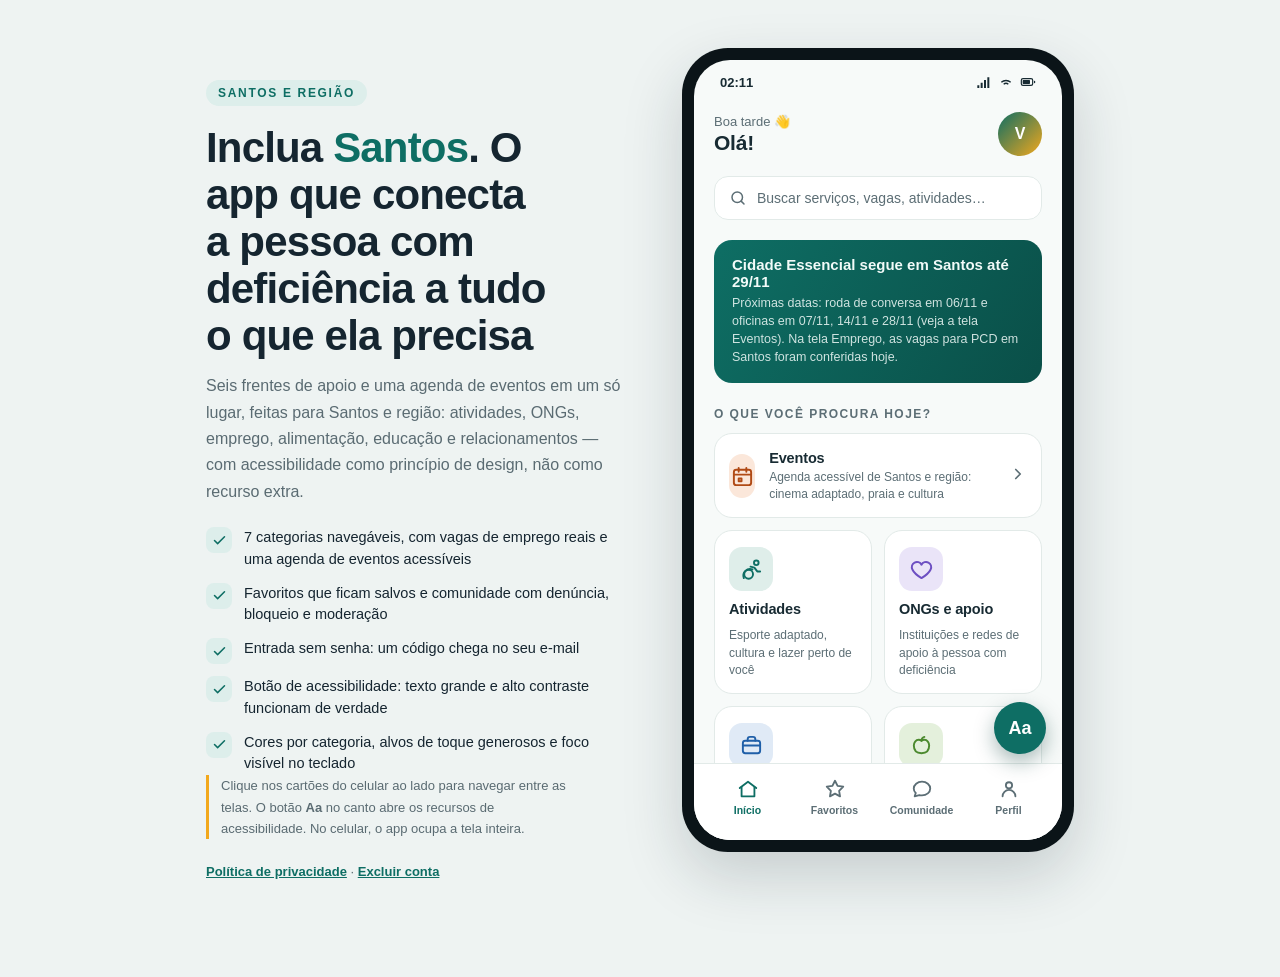
<file: web/index.html>
<!doctype html>
<html lang="pt-BR">
<head>
<meta charset="utf-8">
<meta name="viewport" content="width=device-width, initial-scale=1, viewport-fit=cover">
<meta http-equiv="Content-Security-Policy" content="default-src 'self'; script-src 'self'; style-src 'self' 'unsafe-inline'; img-src 'self' data:; font-src 'self'; connect-src 'self' https://wfjssbmezfjyvngfvfmu.supabase.co wss://wfjssbmezfjyvngfvfmu.supabase.co; object-src 'none'; frame-src 'none'; base-uri 'self'; form-action 'self'">
<title>Inclua Santos</title>
<meta name="description" content="App gratuito que reúne atividades, eventos, ONGs, vagas de emprego, alimentação, cursos e conexões para pessoas com deficiência em Santos e região.">
<meta name="theme-color" content="#0E6E64">
<link rel="manifest" href="manifest.webmanifest">
<link rel="icon" href="icons/icon.svg" type="image/svg+xml">
<link rel="icon" href="icons/favicon-32.png" sizes="32x32" type="image/png">
<link rel="apple-touch-icon" href="icons/apple-touch-icon.png">
<link rel="stylesheet" href="css/app.css">
<script src="js/inicio.js"></script>
</head>
<body>
<div class="stage">
  <div class="intro">
    <span class="eyebrow">Santos e região</span>
    <h1>Inclua <em>Santos</em>. O app que conecta a pessoa com deficiência a tudo o que ela precisa</h1>
    <p>Seis frentes de apoio e uma agenda de eventos em um só lugar, feitas para Santos e região: atividades, ONGs, emprego, alimentação, educação e relacionamentos — com acessibilidade como princípio de design, não como recurso extra.</p>
    <ul class="feature-list">
      <li><span class="dot"><svg viewBox="0 0 24 24" fill="none" stroke="currentColor" stroke-width="2.4" stroke-linecap="round" stroke-linejoin="round"><path d="M20 6 9 17l-5-5"/></svg></span>7 categorias navegáveis, com vagas de emprego reais e uma agenda de eventos acessíveis</li>
      <li><span class="dot"><svg viewBox="0 0 24 24" fill="none" stroke="currentColor" stroke-width="2.4" stroke-linecap="round" stroke-linejoin="round"><path d="M20 6 9 17l-5-5"/></svg></span>Favoritos que ficam salvos e comunidade com denúncia, bloqueio e moderação</li>
      <li><span class="dot"><svg viewBox="0 0 24 24" fill="none" stroke="currentColor" stroke-width="2.4" stroke-linecap="round" stroke-linejoin="round"><path d="M20 6 9 17l-5-5"/></svg></span>Entrada sem senha: um código chega no seu e-mail</li>
      <li><span class="dot"><svg viewBox="0 0 24 24" fill="none" stroke="currentColor" stroke-width="2.4" stroke-linecap="round" stroke-linejoin="round"><path d="M20 6 9 17l-5-5"/></svg></span>Botão de acessibilidade: texto grande e alto contraste funcionam de verdade</li>
      <li><span class="dot"><svg viewBox="0 0 24 24" fill="none" stroke="currentColor" stroke-width="2.4" stroke-linecap="round" stroke-linejoin="round"><path d="M20 6 9 17l-5-5"/></svg></span>Cores por categoria, alvos de toque generosos e foco visível no teclado</li>
    </ul>
    <p class="hint">Clique nos cartões do celular ao lado para navegar entre as telas. O botão <strong>Aa</strong> no canto abre os recursos de acessibilidade. No celular, o app ocupa a tela inteira.</p>
    <p class="links-legais"><a href="privacidade.html">Política de privacidade</a> · <a href="excluir-conta.html">Excluir conta</a></p>
  </div>

  <div class="phone">
    <div class="screen-wrap" id="app">
      <div class="statusbar">
        <span id="hora-status">9:41</span>
        <span class="icons">
          <svg viewBox="0 0 24 24" fill="currentColor"><path d="M2 17h3v4H2zM7 13h3v8H7zM12 9h3v12h-3zM17 5h3v16h-3z"/></svg>
          <svg viewBox="0 0 24 24" fill="none" stroke="currentColor" stroke-width="2"><path d="M5 12.5C8.9 8.8 15.1 8.8 19 12.5M8.5 15.5c2-1.9 5-1.9 7 0M12 18.5h.01"/></svg>
          <svg viewBox="0 0 24 24" fill="currentColor"><rect x="2" y="7" width="17" height="10" rx="2.5" fill="none" stroke="currentColor" stroke-width="1.8"/><rect x="4" y="9" width="11" height="6" rx="1"/><path d="M21 10v4a2 2 0 0 0 0-4z"/></svg>
        </span>
      </div>

      <div class="screens">

        <!-- HOME -->
        <section class="screen active" id="scr-home" aria-label="Tela inicial">
          <div class="home-head">
            <div>
              <p class="hello">Boa tarde 👋</p>
              <p class="name" id="home-name">Olá!</p>
            </div>
            <button class="avatar" id="home-initial" aria-label="Abrir meu perfil" data-go="scr-perfil">V</button>
          </div>

          <div class="search" role="search">
            <svg viewBox="0 0 24 24" fill="none" stroke="currentColor" stroke-width="2" stroke-linecap="round"><circle cx="11" cy="11" r="7"/><path d="m20 20-3.5-3.5"/></svg>
            Buscar serviços, vagas, atividades…
          </div>

          <div class="banner">
            <strong>Cidade Essencial segue em Santos até 29/11</strong>
            <span>Próximas datas: roda de conversa em 06/11 e oficinas em 07/11, 14/11 e 28/11 (veja a tela Eventos). Na tela Emprego, as vagas para PCD em Santos foram conferidas hoje.</span>
          </div>

          <p class="section-label">O que você procura hoje?</p>
          <div class="grid">
            <button class="cat wide" data-go="scr-eve">
              <span class="ic" style="background:var(--c-eve-bg); color:var(--c-eve)">
                <svg viewBox="0 0 24 24" fill="none" stroke="currentColor" stroke-width="2" stroke-linecap="round" stroke-linejoin="round"><rect x="3" y="5" width="18" height="16" rx="2.5"/><path d="M3 10h18M8 3v4M16 3v4"/><path d="M8 14h3v3H8z"/></svg>
              </span>
              <span class="txt">
                <h3>Eventos</h3>
                <p>Agenda acessível de Santos e região: cinema adaptado, praia e cultura</p>
              </span>
              <span class="chev"><svg viewBox="0 0 24 24" fill="none" stroke="currentColor" stroke-width="2.2" stroke-linecap="round" stroke-linejoin="round"><path d="m9 6 6 6-6 6"/></svg></span>
            </button>
            <button class="cat" data-go="scr-ativ">
              <span class="ic" style="background:var(--c-ativ-bg); color:var(--c-ativ)">
                <svg viewBox="0 0 24 24" fill="none" stroke="currentColor" stroke-width="2" stroke-linecap="round" stroke-linejoin="round"><circle cx="17" cy="5" r="2.4"/><path d="M4 21a7 7 0 0 1 9-9"/><circle cx="9" cy="17" r="4.6"/><path d="M11 9l4 1 3 4h3"/></svg>
              </span>
              <h3>Atividades</h3>
              <p>Esporte adaptado, cultura e lazer perto de você</p>
            </button>
            <button class="cat" data-go="scr-ong">
              <span class="ic" style="background:var(--c-ong-bg); color:var(--c-ong)">
                <svg viewBox="0 0 24 24" fill="none" stroke="currentColor" stroke-width="2" stroke-linecap="round" stroke-linejoin="round"><path d="M12 21s-7.5-4.6-9.5-9A5.2 5.2 0 0 1 12 7a5.2 5.2 0 0 1 9.5 5c-2 4.4-9.5 9-9.5 9z"/></svg>
              </span>
              <h3>ONGs e apoio</h3>
              <p>Instituições e redes de apoio à pessoa com deficiência</p>
            </button>
            <button class="cat" data-go="scr-emp">
              <span class="ic" style="background:var(--c-emp-bg); color:var(--c-emp)">
                <svg viewBox="0 0 24 24" fill="none" stroke="currentColor" stroke-width="2" stroke-linecap="round" stroke-linejoin="round"><rect x="3" y="7" width="18" height="13" rx="2.5"/><path d="M8 7V5.5A2.5 2.5 0 0 1 10.5 3h3A2.5 2.5 0 0 1 16 5.5V7M3 12h18"/></svg>
              </span>
              <h3>Emprego</h3>
              <p>Vagas afirmativas e empresas inclusivas</p>
            </button>
            <button class="cat" data-go="scr-ali">
              <span class="ic" style="background:var(--c-ali-bg); color:var(--c-ali)">
                <svg viewBox="0 0 24 24" fill="none" stroke="currentColor" stroke-width="2" stroke-linecap="round" stroke-linejoin="round"><path d="M12 20c-5 0-8-3-8-8 0-3 2-6 5-6 2 0 3 1 3 1s1-1 3-1c3 0 5 3 5 6 0 5-3 8-8 8z"/><path d="M12 7c0-2 1-3.5 3-4"/></svg>
              </span>
              <h3>Alimentação</h3>
              <p>Nutrição, restaurantes acessíveis e cestas</p>
            </button>
            <button class="cat wide" data-go="scr-edu">
              <span class="ic" style="background:var(--c-edu-bg); color:var(--c-edu)">
                <svg viewBox="0 0 24 24" fill="none" stroke="currentColor" stroke-width="2" stroke-linecap="round" stroke-linejoin="round"><path d="m12 4 10 5-10 5L2 9l10-5z"/><path d="M6 11.5V16c0 1.5 2.7 3 6 3s6-1.5 6-3v-4.5"/><path d="M22 9v5"/></svg>
              </span>
              <span class="txt">
                <h3>Faculdades e cursos</h3>
                <p>Formação com acessibilidade e cotas</p>
              </span>
              <span class="chev"><svg viewBox="0 0 24 24" fill="none" stroke="currentColor" stroke-width="2.2" stroke-linecap="round" stroke-linejoin="round"><path d="m9 6 6 6-6 6"/></svg></span>
            </button>
            <button class="cat wide" data-go="scr-nam">
              <span class="ic" style="background:var(--c-nam-bg); color:var(--c-nam)">
                <svg viewBox="0 0 24 24" fill="none" stroke="currentColor" stroke-width="2" stroke-linecap="round" stroke-linejoin="round"><path d="M12 21s-7.5-4.6-9.5-9A5.2 5.2 0 0 1 12 7a5.2 5.2 0 0 1 9.5 5c-2 4.4-9.5 9-9.5 9z"/><path d="m9 12 2 2 4-4"/></svg>
              </span>
              <span class="txt">
                <h3>Namoro e conexões</h3>
                <p>Um espaço seguro e respeitoso para conhecer pessoas</p>
              </span>
              <span class="chev"><svg viewBox="0 0 24 24" fill="none" stroke="currentColor" stroke-width="2.2" stroke-linecap="round" stroke-linejoin="round"><path d="m9 6 6 6-6 6"/></svg></span>
            </button>
          </div>
        </section>

        <!-- EVENTOS -->
        <section class="screen" id="scr-eve" aria-label="Eventos">
          <header class="detail-head" style="background:linear-gradient(130deg,#B04A15,#7A300C)">
            <div class="toprow">
              <button class="back" data-go="scr-home" aria-label="Voltar">
                <svg viewBox="0 0 24 24" fill="none" stroke="currentColor" stroke-width="2.4" stroke-linecap="round" stroke-linejoin="round"><path d="M15 6l-6 6 6 6"/></svg>
              </button>
              <h2>Eventos</h2>
            </div>
            <p>Agenda de eventos acessíveis e inclusivos em Santos e região, com data, local e fonte.</p>
            <div class="chips"><span class="chip">Santos e região</span><span class="chip">Acessíveis</span><span class="chip">Com fonte</span></div>
          </header>

          <p class="section-label">Próximos eventos</p>
          <div class="items" style="margin-top:0" id="lista-eventos">
            <!-- Evento colocado pelo dono do app (data-manual): não remover nem reescrever; ele some sozinho depois de data-ate. -->
            <a data-fav data-fav-id="eve-cidade-essencial-2026" class="item com-imagem" href="https://www.instagram.com/p/DeNR5RhSC8U/" target="_blank" rel="noopener" data-ate="2026-11-29" data-manual="sim">
              <img class="evento-img" src="img/cidade-essencial-cartaz.webp" width="593" height="744" loading="lazy" alt="Cartaz da Cidade Essencial: vem aí, de 31/10 a 29/11 de 2026, com música, teatro, poesia, oficinas, roda de conversa, exposição e lançamento de livro. Logos da Prefeitura de Santos e do TamTam.">
              <span class="ic" style="background:var(--c-eve-bg); color:var(--c-eve)"><svg viewBox="0 0 24 24" fill="none" stroke="currentColor" stroke-width="2" stroke-linecap="round" stroke-linejoin="round"><rect x="3" y="5" width="18" height="16" rx="2.5"/><path d="M3 10h18M8 3v4M16 3v4"/><path d="M8 14h3v3H8z"/></svg></span>
              <span class="evento-texto">
                <h4>Cidade Essencial</h4>
                <p>Dia 31/10: Abertura<br>Dia 06/11: Roda de Conversa<br>Dias 07/11, 14/11 e 28/11: Oficinas<br>Dia 18/11: Peça de Teatro</p>
                <p>Vem aí um mês de programações culturais com figuras conhecidas da música, teatro, poesia, comunicação, saúde, direito, contação de histórias, cinema, entre tantas outras linguagens que fazem a cidade viva e pulsante.</p>
                <p>A Cidade Essencial é um convite ao encontro, à presença e à construção coletiva de sentidos para a vida em comunidade.</p>
                <p>Fonte: Instagram</p>
                <span class="tag" style="background:var(--c-eve-bg); color:var(--c-eve)">31/10 a 29/11</span>
              </span>
              <span class="ext" aria-hidden="true"><svg viewBox="0 0 24 24" fill="none" stroke="currentColor" stroke-width="2" stroke-linecap="round" stroke-linejoin="round"><path d="M14 4h6v6M20 4l-9 9"/><path d="M19 13v6a2 2 0 0 1-2 2H6a2 2 0 0 1-2-2V8a2 2 0 0 1 2-2h6"/></svg></span>
            </a>
            <a data-fav data-fav-id="eve-virada-inclusiva-2026" class="item" href="https://abcagora.com.br/2026/10/06/virada-inclusiva-inscricoes-artistas/" target="_blank" rel="noopener" data-ate="2026-12-06">
              <span class="ic" style="background:var(--c-eve-bg); color:var(--c-eve)"><svg viewBox="0 0 24 24" fill="none" stroke="currentColor" stroke-width="2" stroke-linecap="round" stroke-linejoin="round"><path d="M12 3l2.2 5.3L20 9l-4.4 3.8L17 18.5 12 15.6 7 18.5l1.4-5.7L4 9l5.8-.7z"/></svg></span>
              <span>
                <h4>Virada Inclusiva 2026 · Governo de SP</h4>
                <p>De 28 de novembro a 6 de dezembro, em torno do Dia Internacional da Pessoa com Deficiência (3/12), com apresentações de artistas com deficiência nas cidades que aderirem. A programação de Santos ainda não foi divulgada · Fonte: ABC Agora, Primeira Edição e Agência SP</p>
                <span class="tag" style="background:var(--c-eve-bg); color:var(--c-eve)">28/11 a 6/12</span>
              </span>
              <span class="ext" aria-hidden="true"><svg viewBox="0 0 24 24" fill="none" stroke="currentColor" stroke-width="2" stroke-linecap="round" stroke-linejoin="round"><path d="M14 4h6v6M20 4l-9 9"/><path d="M19 13v6a2 2 0 0 1-2 2H6a2 2 0 0 1-2-2V8a2 2 0 0 1 2-2h6"/></svg></span>
            </a>
            <a data-fav data-fav-id="eve-praticas-corporais-reboucas-sabados" class="item" href="https://www.santos.sp.gov.br/?q=noticia/santos-tem-vagas-para-atividades-adaptadas-e-inclusivas-no-reboucas" target="_blank" rel="noopener">
              <span class="ic" style="background:var(--c-eve-bg); color:var(--c-eve)"><svg viewBox="0 0 24 24" fill="none" stroke="currentColor" stroke-width="2" stroke-linecap="round" stroke-linejoin="round"><circle cx="8" cy="9" r="2.6"/><circle cx="16" cy="9" r="2.6"/><path d="M3 19c0-2.8 2.2-5 5-5M21 19c0-2.8-2.2-5-5-5"/></svg></span>
              <span>
                <h4>Práticas Corporais Inclusivas · Rebouças</h4>
                <p>Todo sábado de manhã, no CER Rebouças (Ponta da Praia), para pessoas com deficiência de qualquer idade, com acompanhamento de profissionais. São 15 vagas; inscrição pelo WhatsApp da Seção de Esportes Adaptados, (13) 99163-7835. Confirme se ainda há vaga · Fonte: Prefeitura de Santos e Santa Portal</p>
                <span class="tag" style="background:var(--c-eve-bg); color:var(--c-eve)">Todo sábado</span>
              </span>
              <span class="ext" aria-hidden="true"><svg viewBox="0 0 24 24" fill="none" stroke="currentColor" stroke-width="2" stroke-linecap="round" stroke-linejoin="round"><path d="M14 4h6v6M20 4l-9 9"/><path d="M19 13v6a2 2 0 0 1-2 2H6a2 2 0 0 1-2-2V8a2 2 0 0 1 2-2h6"/></svg></span>
            </a>
          </div>
          <div class="empty" id="eventos-vazio" hidden>
            <svg aria-hidden="true" viewBox="0 0 24 24" fill="none" stroke="currentColor" stroke-width="1.8" stroke-linecap="round" stroke-linejoin="round"><rect x="3" y="5" width="18" height="16" rx="2.5"/><path d="M3 10h18M8 3v4M16 3v4"/><path d="M8 14h3v3H8z"/></svg>
            Nenhum evento confirmado para os próximos dias.<br>A agenda é conferida toda semana.
          </div>
          <p class="hint-sm" id="eventos-stamp" data-conferido="2026-11-03" data-oque="Agenda de eventos" data-extra="Datas e horários mudam: confirme no link antes de sair de casa.">Agenda de eventos conferida em 03/11/2026. Datas e horários mudam: confirme no link antes de sair de casa.</p>
        </section>

        <!-- ATIVIDADES -->
        <section class="screen" id="scr-ativ" aria-label="Atividades">
          <header class="detail-head" style="background:linear-gradient(130deg,var(--c-ativ),#0A544C)">
            <div class="toprow">
              <button class="back" data-go="scr-home" aria-label="Voltar">
                <svg viewBox="0 0 24 24" fill="none" stroke="currentColor" stroke-width="2.4" stroke-linecap="round" stroke-linejoin="round"><path d="M15 6l-6 6 6 6"/></svg>
              </button>
              <h2>Atividades</h2>
            </div>
            <p>Esporte, cultura e lazer adaptados em Santos, com local acessível confirmado.</p>
            <div class="chips"><span class="chip">Praia</span><span class="chip">Gratuitas</span><span class="chip">Esporte</span><span class="chip">Cultura</span></div>
          </header>

          <p class="section-label">Atividades disponíveis</p>
          <div class="grid">
            <a data-fav data-fav-id="ativ-surf-prefeitura" class="cat" href="https://www.santos.sp.gov.br/?q=portal/escola-de-surfe-adaptado" target="_blank" rel="noopener">
              <span class="ic" style="background:var(--c-ativ-bg); color:var(--c-ativ)">
                <svg viewBox="0 0 24 24" fill="none" stroke="currentColor" stroke-width="2" stroke-linecap="round" stroke-linejoin="round"><path d="M20 4C12 6 6.5 11.5 4 20 12 18 17.5 12.5 20 4z"/><path d="m8 16 8-8"/></svg>
              </span>
              <h3>Surf Adaptado · Prefeitura de Santos</h3>
              <p>Aulas gratuitas na praia com equipe de apoio e pranchas adaptadas</p>
            </a>
            <a data-fav data-fav-id="ativ-surf-unifesp" class="cat" href="https://unifesp.br/campus/san7/todos-informes/3560-projeto-surfe-adaptado-esta-selecionando-bolsistas" target="_blank" rel="noopener">
              <span class="ic" style="background:var(--c-ativ-bg); color:var(--c-ativ)">
                <svg viewBox="0 0 24 24" fill="none" stroke="currentColor" stroke-width="2" stroke-linecap="round" stroke-linejoin="round"><path d="M2 17c2-2.5 4-2.5 6 0s4 2.5 6 0 4-2.5 6 0"/><path d="M13 12c3.5-1 6-3.5 7-8-4.5 1-7 3.5-8 7"/><path d="m9 15 4-4"/></svg>
              </span>
              <h3>Surf Adaptado · Unifesp</h3>
              <p>Projeto de extensão universitária com acompanhamento de profissionais</p>
            </a>
            <a data-fav data-fav-id="ativ-teatro-tamtam" class="cat" href="https://tamtam.art.br/radio-tamtam/" target="_blank" rel="noopener">
              <span class="ic" style="background:var(--c-ativ-bg); color:var(--c-ativ)">
                <svg viewBox="0 0 24 24" fill="none" stroke="currentColor" stroke-width="2" stroke-linecap="round" stroke-linejoin="round"><path d="M4 4h9v7.5A4.5 4.5 0 0 1 8.5 16 4.5 4.5 0 0 1 4 11.5V4z"/><path d="M11 8h9v7.5A4.5 4.5 0 0 1 15.5 20 4.5 4.5 0 0 1 11 15.5V8z" fill="var(--app-bg)"/><path d="M13.8 12h.01M17.8 12h.01M14.5 16.5c.8.7 2.2.7 3 0"/><path d="M6.2 7.5h.01M10.2 7.5h.01"/></svg>
              </span>
              <h3>Teatro TamTam</h3>
              <p>Oficinas e montagens teatrais inclusivas abertas à comunidade</p>
            </a>
            <a data-fav data-fav-id="ativ-musica-tamtam" class="cat" href="https://tamtam.art.br/radio-tamtam/" target="_blank" rel="noopener">
              <span class="ic" style="background:var(--c-ativ-bg); color:var(--c-ativ)">
                <svg viewBox="0 0 24 24" fill="none" stroke="currentColor" stroke-width="2" stroke-linecap="round" stroke-linejoin="round"><circle cx="7" cy="16" r="3.6"/><circle cx="17" cy="16" r="3.6"/><path d="M7 12.4V5l10-1.6V12"/></svg>
              </span>
              <h3>Musicalização TamTam</h3>
              <p>Aulas de música e percussão com instrumentos adaptados</p>
            </a>
          </div>
        </section>

        <!-- ONG -->
        <section class="screen" id="scr-ong" aria-label="ONGs e apoio">
          <header class="detail-head" style="background:linear-gradient(130deg,var(--c-ong),#4B3391)">
            <div class="toprow">
              <button class="back" data-go="scr-home" aria-label="Voltar">
                <svg viewBox="0 0 24 24" fill="none" stroke="currentColor" stroke-width="2.4" stroke-linecap="round" stroke-linejoin="round"><path d="M15 6l-6 6 6 6"/></svg>
              </button>
              <h2>ONGs e apoio</h2>
            </div>
            <p>Instituições e redes de apoio à pessoa com deficiência na sua região.</p>
            <div class="chips"><span class="chip">Santos e região</span><span class="chip">Acolhimento</span><span class="chip">Voluntariado</span><span class="chip">Doações</span></div>
          </header>

          <p class="section-label">Instituições</p>
          <div class="grid">
            <a data-fav data-fav-id="ong-tamtam" class="cat" href="https://tamtam.art.br/radio-tamtam/" target="_blank" rel="noopener">
              <span class="ic" style="background:var(--c-ong-bg); color:var(--c-ong)">
                <svg viewBox="0 0 24 24" fill="none" stroke="currentColor" stroke-width="2" stroke-linecap="round" stroke-linejoin="round"><circle cx="7" cy="16" r="3.6"/><circle cx="17" cy="16" r="3.6"/><path d="M7 12.4V5l10-1.6V12"/></svg>
              </span>
              <h3>TamTam</h3>
              <p>Arte, música e cultura como caminho de inclusão</p>
            </a>
            <a data-fav data-fav-id="ong-instituto-autismo" class="cat" href="https://institutoautismobrasil.com.br/" target="_blank" rel="noopener">
              <span class="ic" style="background:var(--c-ong-bg); color:var(--c-ong)">
                <svg viewBox="0 0 24 24" fill="none" stroke="currentColor" stroke-width="2" stroke-linecap="round" stroke-linejoin="round"><path d="M12 12c-2-3-4.5-4.5-6.5-3.2s-2 5.1 0 6.4S10 15 12 12zm0 0c2 3 4.5 4.5 6.5 3.2s2-5.1 0-6.4S14 9 12 12z"/></svg>
              </span>
              <h3>Instituto Autismo do Brasil</h3>
              <p>Apoio, orientação e terapias para pessoas autistas e famílias</p>
            </a>
            <a data-fav data-fav-id="ong-lar-mocas-cegas" class="cat" href="https://www.lmc.org.br/" target="_blank" rel="noopener">
              <span class="ic" style="background:var(--c-ong-bg); color:var(--c-ong)">
                <svg viewBox="0 0 24 24" fill="none" stroke="currentColor" stroke-width="2" stroke-linecap="round" stroke-linejoin="round"><path d="M2 12s3.5-6 10-6 10 6 10 6-3.5 6-10 6-10-6-10-6z"/><circle cx="12" cy="12" r="2.6"/></svg>
              </span>
              <h3>Lar das Moças Cegas</h3>
              <p>Reabilitação e autonomia para pessoas com deficiência visual</p>
            </a>
            <a data-fav data-fav-id="ong-apae-santos" class="cat" href="https://www.apaesantos.org.br/" target="_blank" rel="noopener">
              <span class="ic" style="background:var(--c-ong-bg); color:var(--c-ong)">
                <svg viewBox="0 0 24 24" fill="none" stroke="currentColor" stroke-width="2" stroke-linecap="round" stroke-linejoin="round"><circle cx="12" cy="12" r="2.4"/><path d="M12 9.6C10.8 7.5 11 4.5 12 3c1 1.5 1.2 4.5 0 6.6zM14.1 10.8c1.4-2 4.1-3.2 5.9-3.1-.6 1.7-2.9 3.7-5.3 4zM14.1 13.2c2.4.3 4.7 2.3 5.3 4-1.8.1-4.5-1.1-5.9-3.1zM12 14.4c1.2 2.1 1 5.1 0 6.6-1-1.5-1.2-4.5 0-6.6zM9.9 13.2c-1.4 2-4.1 3.2-5.9 3.1.6-1.7 2.9-3.7 5.3-4zM9.9 10.8c-2.4-.3-4.7-2.3-5.3-4 1.8-.1 4.5 1.1 5.9 3.1z"/></svg>
              </span>
              <h3>Apae Santos</h3>
              <p>Atendimento à pessoa com deficiência intelectual e múltipla</p>
            </a>
          </div>

          <p class="section-label">Como ajudar</p>
          <div class="items" style="margin-top:0">
            <button class="item" type="button" data-go="scr-ajudar">
              <span class="ic" style="background:var(--c-ong-bg); color:var(--c-ong)"><svg viewBox="0 0 24 24" fill="none" stroke="currentColor" stroke-width="2" stroke-linecap="round" stroke-linejoin="round"><path d="M12 21s-7.5-4.6-9.5-9A5.2 5.2 0 0 1 12 7a5.2 5.2 0 0 1 9.5 5c-2 4.4-9.5 9-9.5 9z"/></svg></span>
              <span>
                <h4>Seja voluntário ou doe</h4>
                <p>As quatro instituições recebem voluntários e doações — escolha uma e saiba como participar</p>
                <span class="tag" style="background:var(--c-ong-bg); color:var(--c-ong)">Participe</span>
              </span>
            </button>
          </div>
        </section>

        <!-- SEJA VOLUNTÁRIO OU DOE -->
        <section class="screen" id="scr-ajudar" aria-label="Seja voluntário ou doe">
          <header class="detail-head" style="background:linear-gradient(130deg,var(--c-ong),#4B3391)">
            <div class="toprow">
              <button class="back" type="button" data-go="scr-ong" aria-label="Voltar">
                <svg viewBox="0 0 24 24" fill="none" stroke="currentColor" stroke-width="2.4" stroke-linecap="round" stroke-linejoin="round"><path d="M15 6l-6 6 6 6"/></svg>
              </button>
              <h2>Seja voluntário ou doe</h2>
            </div>
            <p>Escolha uma instituição e como quer ajudar. Doações vão direto para a instituição.</p>
            <div class="chips"><span class="chip">Doação no canal oficial</span><span class="chip">Inscrição em 1 minuto</span></div>
          </header>

          <p class="section-label" id="ong-rotulo">1. Escolha a instituição</p>
          <div class="ong-opcoes" role="radiogroup" aria-labelledby="ong-rotulo">
            <label class="ong-opcao"><input type="radio" name="ong" value="tamtam"> TamTam</label>
            <label class="ong-opcao"><input type="radio" name="ong" value="autismo"> Instituto Autismo do Brasil</label>
            <label class="ong-opcao"><input type="radio" name="ong" value="lmc"> Lar das Moças Cegas</label>
            <label class="ong-opcao"><input type="radio" name="ong" value="apae"> Apae Santos</label>
          </div>

          <p class="section-label">2. Como você quer ajudar?</p>
          <div class="tabs" role="tablist" aria-label="Forma de ajudar" style="margin-top:0">
            <button class="tab" type="button" role="tab" id="tab-doar" aria-selected="true" aria-controls="panel-doar">
              <svg viewBox="0 0 24 24" fill="none" stroke="currentColor" stroke-width="2" stroke-linecap="round" stroke-linejoin="round" aria-hidden="true"><path d="M12 21s-7.5-4.6-9.5-9A5.2 5.2 0 0 1 12 7a5.2 5.2 0 0 1 9.5 5c-2 4.4-9.5 9-9.5 9z"/></svg>
              Doar
            </button>
            <button class="tab" type="button" role="tab" id="tab-vol" aria-selected="false" aria-controls="panel-vol">
              <svg viewBox="0 0 24 24" fill="none" stroke="currentColor" stroke-width="2" stroke-linecap="round" stroke-linejoin="round" aria-hidden="true"><path d="M8 11V6.5a1.5 1.5 0 0 1 3 0V11M11 10V4.5a1.5 1.5 0 0 1 3 0V10M14 10V5.5a1.5 1.5 0 0 1 3 0V12"/><path d="M17 9.5a1.5 1.5 0 0 1 3 0V14a7 7 0 0 1-7 7h-1a6 6 0 0 1-5-2.7l-2.4-3.7a1.6 1.6 0 0 1 2.6-1.9L8 14"/></svg>
              Ser voluntário
            </button>
          </div>

          <div class="ajudar-painel" id="panel-doar" role="tabpanel" aria-labelledby="tab-doar">
            <p class="hint-sm" id="doar-escolha">Escolha uma instituição acima para ver como doar.</p>
            <div class="items" style="margin-top:0" data-doar="tamtam" hidden>
              <a class="item" href="https://tamtam.art.br/" target="_blank" rel="noopener">
                <span class="ic" style="background:var(--c-ong-bg); color:var(--c-ong)"><svg viewBox="0 0 24 24" fill="none" stroke="currentColor" stroke-width="2" stroke-linecap="round" stroke-linejoin="round"><circle cx="12" cy="12" r="9"/><path d="M3 12h18M12 3c2.5 2.6 3.8 5.6 3.8 9s-1.3 6.4-3.8 9c-2.5-2.6-3.8-5.6-3.8-9S9.5 5.6 12 3z"/></svg></span>
                <span><h4>Apoie pelo site oficial do TamTam</h4><p>Veja no site do Projeto TamTam como doar ou apoiar a associação · Fonte: tamtam.art.br</p></span>
                <span class="ext" aria-hidden="true"><svg viewBox="0 0 24 24" fill="none" stroke="currentColor" stroke-width="2" stroke-linecap="round" stroke-linejoin="round"><path d="M14 4h6v6M20 4l-9 9"/><path d="M19 13v6a2 2 0 0 1-2 2H6a2 2 0 0 1-2-2V8a2 2 0 0 1 2-2h6"/></svg></span>
              </a>
              <a class="item" href="https://tamtam.art.br/transparencia/" target="_blank" rel="noopener">
                <span class="ic" style="background:var(--c-ong-bg); color:var(--c-ong)"><svg viewBox="0 0 24 24" fill="none" stroke="currentColor" stroke-width="2" stroke-linecap="round" stroke-linejoin="round"><path d="M6 3h8l4 4v14H6z"/><path d="M14 3v4h4M9 12h6M9 16h6"/></svg></span>
                <span><h4>Prestação de contas</h4><p>A página de transparência mostra os projetos e as verbas da associação · Fonte: tamtam.art.br</p></span>
                <span class="ext" aria-hidden="true"><svg viewBox="0 0 24 24" fill="none" stroke="currentColor" stroke-width="2" stroke-linecap="round" stroke-linejoin="round"><path d="M14 4h6v6M20 4l-9 9"/><path d="M19 13v6a2 2 0 0 1-2 2H6a2 2 0 0 1-2-2V8a2 2 0 0 1 2-2h6"/></svg></span>
              </a>
            </div>
            <div class="items" style="margin-top:0" data-doar="autismo" hidden>
              <a class="item" href="https://institutoautismobrasil.com.br/" target="_blank" rel="noopener">
                <span class="ic" style="background:var(--c-ong-bg); color:var(--c-ong)"><svg viewBox="0 0 24 24" fill="none" stroke="currentColor" stroke-width="2" stroke-linecap="round" stroke-linejoin="round"><circle cx="12" cy="12" r="9"/><path d="M3 12h18M12 3c2.5 2.6 3.8 5.6 3.8 9s-1.3 6.4-3.8 9c-2.5-2.6-3.8-5.6-3.8-9S9.5 5.6 12 3z"/></svg></span>
                <span><h4>Doar pelo site oficial</h4><p>O site do instituto tem uma opção de doação e de apoio de empresas · Fonte: institutoautismobrasil.com.br</p></span>
                <span class="ext" aria-hidden="true"><svg viewBox="0 0 24 24" fill="none" stroke="currentColor" stroke-width="2" stroke-linecap="round" stroke-linejoin="round"><path d="M14 4h6v6M20 4l-9 9"/><path d="M19 13v6a2 2 0 0 1-2 2H6a2 2 0 0 1-2-2V8a2 2 0 0 1 2-2h6"/></svg></span>
              </a>
            </div>
            <div class="items" style="margin-top:0" data-doar="lmc" hidden>
              <a class="item" href="https://www.lmc.org.br/" target="_blank" rel="noopener">
                <span class="ic" style="background:var(--c-ong-bg); color:var(--c-ong)"><svg viewBox="0 0 24 24" fill="none" stroke="currentColor" stroke-width="2" stroke-linecap="round" stroke-linejoin="round"><rect x="3" y="3" width="7" height="7" rx="1"/><rect x="14" y="3" width="7" height="7" rx="1"/><rect x="3" y="14" width="7" height="7" rx="1"/><path d="M14 14h3v3h-3zM20 14v.01M14 20h.01M17 20h4v-3"/></svg></span>
                <span><h4>PIX pelo site oficial do Lar</h4><p>No site, abra a aba "Quero doar" e leia o QR Code com o app do seu banco · Fonte: BoqNews</p></span>
                <span class="ext" aria-hidden="true"><svg viewBox="0 0 24 24" fill="none" stroke="currentColor" stroke-width="2" stroke-linecap="round" stroke-linejoin="round"><path d="M14 4h6v6M20 4l-9 9"/><path d="M19 13v6a2 2 0 0 1-2 2H6a2 2 0 0 1-2-2V8a2 2 0 0 1 2-2h6"/></svg></span>
              </a>
              <a class="item" href="tel:+551332262760">
                <span class="ic" style="background:var(--c-ong-bg); color:var(--c-ong)"><svg viewBox="0 0 24 24" fill="none" stroke="currentColor" stroke-width="2" stroke-linecap="round" stroke-linejoin="round"><path d="M3 7.5 12 3l9 4.5v9L12 21l-9-4.5z"/><path d="M3 7.5 12 12l9-4.5M12 12v9"/></svg></span>
                <span><h4>Doe objetos para o Bazar do Lar</h4><p>Itens em bom estado: Rua Carvalho de Mendonça, 233, Vila Mathias, de segunda a sexta, das 8h30 às 17h30. Para agendar a retirada, ligue (13) 3226-2760 · Fonte: imprensa de Santos</p></span>
              </a>
            </div>
            <div class="items" style="margin-top:0" data-doar="apae" hidden>
              <a class="item" href="https://www.apaesantos.org.br/" target="_blank" rel="noopener">
                <span class="ic" style="background:var(--c-ong-bg); color:var(--c-ong)"><svg viewBox="0 0 24 24" fill="none" stroke="currentColor" stroke-width="2" stroke-linecap="round" stroke-linejoin="round"><circle cx="12" cy="12" r="9"/><path d="M3 12h18M12 3c2.5 2.6 3.8 5.6 3.8 9s-1.3 6.4-3.8 9c-2.5-2.6-3.8-5.6-3.8-9S9.5 5.6 12 3z"/></svg></span>
                <span><h4>Como doar: site oficial da Apae Santos</h4><p>Veja no site como doar, ou pergunte pelo e-mail apae@apaesantos.org.br · Fonte: apaesantos.org.br</p></span>
                <span class="ext" aria-hidden="true"><svg viewBox="0 0 24 24" fill="none" stroke="currentColor" stroke-width="2" stroke-linecap="round" stroke-linejoin="round"><path d="M14 4h6v6M20 4l-9 9"/><path d="M19 13v6a2 2 0 0 1-2 2H6a2 2 0 0 1-2-2V8a2 2 0 0 1 2-2h6"/></svg></span>
              </a>
            </div>
            <div class="items" style="margin-top:0" id="doar-stripe" hidden></div>
            <p class="hint-sm" id="doar-sem-stripe" hidden>Cartão de crédito pelo app: o botão aparece aqui quando a instituição enviar o link de pagamento dela (Stripe).</p>
            <p class="notice">O dinheiro vai direto para a instituição. O Inclua Santos não recebe doações nem vê dados do seu cartão. Desconfie de chave PIX enviada por mensagem: use só a do site oficial.</p>
            <p class="hint-sm">Formas de doar conferidas em 18/10/2026 em fontes públicas. Confirme no site da instituição antes de doar.</p>
          </div>

          <div class="ajudar-painel" id="panel-vol" role="tabpanel" aria-labelledby="tab-vol" hidden>
            <p class="hint-sm" id="vol-escolha">Escolha uma instituição acima para se inscrever.</p>
            <p class="notice" id="vol-indisponivel" hidden>Para se inscrever, <button class="btn-inline" type="button" data-entrar="voluntario">entre com seu e-mail</button>. Assim a equipe do app guarda sua inscrição e você acompanha o andamento aqui.</p>
            <form class="vol-form" id="vol-form" novalidate hidden>
              <p class="notice" data-vol-nota="lmc" hidden>No Lar das Moças Cegas, o voluntariado começa com uma visita monitorada, às quintas, às 15h, e uma conversa com o Serviço Social. Há vagas em esportes, música, dança, artesanato, leitura, eventos e bazar · Fonte: Juicy Santos</p>
              <div class="field">
                <label for="vol-nome">Seu nome</label>
                <input id="vol-nome" type="text" maxlength="60" autocomplete="name" required>
              </div>
              <div class="field">
                <label for="vol-contato">Como a instituição fala com você?</label>
                <input id="vol-contato" type="text" maxlength="80" autocomplete="tel" placeholder="WhatsApp, telefone ou e-mail" required>
              </div>
              <div class="field" role="group" aria-labelledby="vol-quando-rotulo">
                <p class="rotulo" id="vol-quando-rotulo">Quando você pode ajudar?</p>
                <div class="opcoes-check" id="vol-quando">
                  <label class="check-chip"><input type="checkbox" value="semana-manha"> Dias de semana, de manhã</label>
                  <label class="check-chip"><input type="checkbox" value="semana-tarde"> Dias de semana, à tarde</label>
                  <label class="check-chip"><input type="checkbox" value="semana-noite"> Dias de semana, à noite</label>
                  <label class="check-chip"><input type="checkbox" value="fim-de-semana"> Fins de semana</label>
                </div>
              </div>
              <div class="field" role="group" aria-labelledby="vol-como-rotulo">
                <p class="rotulo" id="vol-como-rotulo">Como você quer ajudar?</p>
                <div class="opcoes-check" id="vol-como">
                  <label class="check-chip"><input type="checkbox" value="atividades"> Atividades com as pessoas atendidas</label>
                  <label class="check-chip"><input type="checkbox" value="eventos"> Eventos e bazar</label>
                  <label class="check-chip"><input type="checkbox" value="divulgacao"> Divulgação e redes sociais</label>
                  <label class="check-chip"><input type="checkbox" value="administrativo"> Apoio administrativo</label>
                  <label class="check-chip"><input type="checkbox" value="outra"> Outra forma</label>
                </div>
              </div>
              <div class="field">
                <label for="vol-acess">Precisa de algum recurso de acessibilidade? (opcional)</label>
                <input id="vol-acess" type="text" maxlength="160" placeholder="Ex.: intérprete de Libras, local sem escada">
              </div>
              <div class="field">
                <label for="vol-msg">Quer contar mais alguma coisa? (opcional)</label>
                <textarea id="vol-msg" rows="3" maxlength="400"></textarea>
              </div>
              <p class="hint-sm">Ao enviar, seu nome, seu contato e suas respostas ficam com a equipe do Inclua Santos e vão para <strong id="vol-ong-nome">a instituição escolhida</strong>. Você apaga tudo em Perfil &gt; Apagar meus dados.</p>
              <p class="vol-erro" id="vol-erro" role="alert" hidden></p>
              <button class="fav-cta" type="submit" id="vol-enviar" style="margin-top:0; background:#5B3FB0; box-shadow:0 8px 20px rgba(75,51,145,.25)">Enviar inscrição</button>
            </form>
            <div class="sucesso" id="vol-ok" tabindex="-1" hidden>
              <svg viewBox="0 0 24 24" fill="none" stroke="currentColor" stroke-width="2" stroke-linecap="round" stroke-linejoin="round" aria-hidden="true"><circle cx="12" cy="12" r="10"/><path d="m7.5 12.5 3 3 6-6.5"/></svg>
              <h3>Inscrição enviada!</h3>
              <p id="vol-ok-texto"></p>
              <button class="btn-line sec" type="button" id="vol-nova">Fazer outra inscrição</button>
            </div>
            <div id="vol-minhas-bloco" hidden>
              <p class="section-label">Suas inscrições</p>
              <div class="items" style="margin-top:0" id="vol-minhas"></div>
            </div>
          </div>
        </section>

        <!-- EMPREGO -->
        <section class="screen" id="scr-emp" aria-label="Emprego">
          <header class="detail-head" style="background:linear-gradient(130deg,var(--c-emp),#154478)">
            <div class="toprow">
              <button class="back" data-go="scr-home" aria-label="Voltar">
                <svg viewBox="0 0 24 24" fill="none" stroke="currentColor" stroke-width="2.4" stroke-linecap="round" stroke-linejoin="round"><path d="M15 6l-6 6 6 6"/></svg>
              </button>
              <h2>Emprego</h2>
            </div>
            <p>Vagas para PCD em Santos-SP, reunidas dos principais sites de emprego.</p>
            <div class="chips"><span class="chip">Exclusivas PCD</span><span class="chip">Santos-SP</span><span class="chip">Revisado toda semana</span></div>
          </header>

          <p class="section-label">Vagas abertas · Santos-SP</p>
          <!-- ATUALIZACAO SEMANAL: troque apenas os links de vaga (elementos a.item) daqui de
               baixo, mantendo o mesmo padrao interno (span.ic + span com h4/p/span.tag + span.ext).
               Nao acrescente wrappers nem atributos novos: a estrela de favoritar e injetada em
               tempo de execucao pelo js/app.js, que reconhece "#lista-vagas a.item"
               por conta propria. -->
          <div class="items" style="margin-top:0" id="lista-vagas">
            <a class="item" href="https://www.vagas.com.br/vagas/v2840928/consultor-a-comercial-externo-vaga-afirmativa-para-pessoas-com-deficiencia-pcd-santos-sp" target="_blank" rel="noopener">
              <span class="ic" style="background:var(--c-emp-bg); color:var(--c-emp)"><svg viewBox="0 0 24 24" fill="none" stroke="currentColor" stroke-width="2" stroke-linecap="round" stroke-linejoin="round"><path d="M12 2 2 7l10 5 10-5-10-5z"/><path d="M2 17l10 5 10-5"/><path d="M2 12l10 5 10-5"/></svg></span>
              <span>
                <h4>Consultor(a) Comercial Externo (PCD) · Stone</h4>
                <p>Trabalho externo, com prospecção em campo · Santos-SP · CLT · salário a combinar · assistência médica e odontológica, auxílio academia, combustível, creche e farmácia, vale-alimentação e vale-refeição, seguro de vida e remuneração variável · publicada em 26/10 · Fonte: Vagas.com</p>
                <span class="tag" style="background:var(--c-emp-bg); color:var(--c-emp)">Vaga afirmativa PCD</span>
              </span>
              <span class="ext" aria-hidden="true"><svg viewBox="0 0 24 24" fill="none" stroke="currentColor" stroke-width="2" stroke-linecap="round" stroke-linejoin="round"><path d="M14 4h6v6M20 4l-9 9"/><path d="M19 13v6a2 2 0 0 1-2 2H6a2 2 0 0 1-2-2V8a2 2 0 0 1 2-2h6"/></svg></span>
            </a>
            <a class="item" href="https://www.pcd.com.br/emprego-pcd/operador-de-supermercado-pcd-em-santos-sp/73152" target="_blank" rel="noopener">
              <span class="ic" style="background:var(--c-emp-bg); color:var(--c-emp)"><svg viewBox="0 0 24 24" fill="none" stroke="currentColor" stroke-width="2" stroke-linecap="round" stroke-linejoin="round"><rect x="4" y="4" width="16" height="16" rx="2"/><path d="M9 9h6M9 13h6M9 17h3"/></svg></span>
              <span>
                <h4>Operador(a) de Supermercado (PCD) · Mercadão Atacadista</h4>
                <p>Presencial · Santos-SP · CLT · R$ 2.100,00 a R$ 2.300,00 · 5 vagas · aceita deficiência auditiva, autismo, intelectual e psicossocial · refeição no local e vale-transporte · anúncio válido até 10/11 · Fonte: PCD Online</p>
                <span class="tag" style="background:var(--c-emp-bg); color:var(--c-emp)">Exclusiva PCD</span>
              </span>
              <span class="ext" aria-hidden="true"><svg viewBox="0 0 24 24" fill="none" stroke="currentColor" stroke-width="2" stroke-linecap="round" stroke-linejoin="round"><path d="M14 4h6v6M20 4l-9 9"/><path d="M19 13v6a2 2 0 0 1-2 2H6a2 2 0 0 1-2-2V8a2 2 0 0 1 2-2h6"/></svg></span>
            </a>
            <a class="item" href="https://www.pcd.com.br/emprego-pcd/auxiliar-de-servicos-gerais-colegio-novo-tempo-pcd-em-santos-sp/70784" target="_blank" rel="noopener">
              <span class="ic" style="background:var(--c-emp-bg); color:var(--c-emp)"><svg viewBox="0 0 24 24" fill="none" stroke="currentColor" stroke-width="2" stroke-linecap="round" stroke-linejoin="round"><rect x="4" y="4" width="16" height="16" rx="2"/><path d="M9 9h6M9 13h6M9 17h3"/></svg></span>
              <span>
                <h4>Auxiliar de Serviços Gerais (PCD) · Colégio Novo Tempo (Inspira Rede de Educadores)</h4>
                <p>Presencial · Santos-SP · CLT · R$ 1.500,00 a R$ 1.800,00 · 2 vagas · ensino fundamental concluído · vale-alimentação, vale-transporte e plano de saúde · anúncio válido por menos de 60 dias · Fonte: PCD Online</p>
                <span class="tag" style="background:var(--c-emp-bg); color:var(--c-emp)">Exclusiva PCD</span>
              </span>
              <span class="ext" aria-hidden="true"><svg viewBox="0 0 24 24" fill="none" stroke="currentColor" stroke-width="2" stroke-linecap="round" stroke-linejoin="round"><path d="M14 4h6v6M20 4l-9 9"/><path d="M19 13v6a2 2 0 0 1-2 2H6a2 2 0 0 1-2-2V8a2 2 0 0 1 2-2h6"/></svg></span>
            </a>
            <a class="item" href="https://www.pcd.com.br/emprego-pcd/promotor-de-vendas-e-atendimento-santos-sp-pcd-em-santos-sp/71438" target="_blank" rel="noopener">
              <span class="ic" style="background:var(--c-emp-bg); color:var(--c-emp)"><svg viewBox="0 0 24 24" fill="none" stroke="currentColor" stroke-width="2" stroke-linecap="round" stroke-linejoin="round"><rect x="4" y="4" width="16" height="16" rx="2"/><path d="M9 9h6M9 13h6M9 17h3"/></svg></span>
              <span>
                <h4>Promotor(a) de Vendas e Atendimento (PCD) · Bluefit</h4>
                <p>Presencial · Santos-SP · CLT · R$ 1.800,00 · 1 vaga · ensino médio concluído · vale-refeição, vale-transporte e plano odontológico · anúncio válido por menos de 60 dias · Fonte: PCD Online</p>
                <span class="tag" style="background:var(--c-emp-bg); color:var(--c-emp)">Exclusiva PCD</span>
              </span>
              <span class="ext" aria-hidden="true"><svg viewBox="0 0 24 24" fill="none" stroke="currentColor" stroke-width="2" stroke-linecap="round" stroke-linejoin="round"><path d="M14 4h6v6M20 4l-9 9"/><path d="M19 13v6a2 2 0 0 1-2 2H6a2 2 0 0 1-2-2V8a2 2 0 0 1 2-2h6"/></svg></span>
            </a>
            <a class="item" href="https://www.infojobs.com.br/vaga-de-coca-cola-femsa-ajudante-operacional-pcd-em-sao-paulo__11873653.aspx" target="_blank" rel="noopener">
              <span class="ic" style="background:var(--c-emp-bg); color:var(--c-emp)"><svg viewBox="0 0 24 24" fill="none" stroke="currentColor" stroke-width="2" stroke-linecap="round" stroke-linejoin="round"><rect x="4" y="4" width="16" height="16" rx="2"/><path d="M9 9h6M9 13h6M9 17h3"/></svg></span>
              <span>
                <h4>Ajudante Operacional (PCD) · Coca-Cola FEMSA (anúncio da Randstad)</h4>
                <p>Presencial · Santos-SP · CLT, período integral · R$ 2.262,00 brutos por mês · 3 vagas · vale-alimentação, plano de saúde, plano odontológico, convênio farmácia e participação nos resultados · Fonte: Infojobs</p>
                <span class="tag" style="background:var(--c-emp-bg); color:var(--c-emp)">Exclusiva PCD</span>
              </span>
              <span class="ext" aria-hidden="true"><svg viewBox="0 0 24 24" fill="none" stroke="currentColor" stroke-width="2" stroke-linecap="round" stroke-linejoin="round"><path d="M14 4h6v6M20 4l-9 9"/><path d="M19 13v6a2 2 0 0 1-2 2H6a2 2 0 0 1-2-2V8a2 2 0 0 1 2-2h6"/></svg></span>
            </a>
          </div>

          <p class="hint-sm" id="vagas-stamp" data-conferido="2026-11-03" data-oque="Lista de vagas" data-extra="Uma vaga pode encerrar a qualquer momento: se o link não abrir, ela já foi preenchida.">Lista de vagas conferida em 03/11/2026. Uma vaga pode encerrar a qualquer momento: se o link não abrir, ela já foi preenchida.</p>

          <p class="section-label">Vagas de agora</p>
          <div class="items" style="margin-top:0" id="lista-busca">
            <a class="item" href="https://www.vagas.com.br/vagas-de-deficientes-em-santos" target="_blank" rel="noopener">
              <span class="ic" style="background:var(--c-emp-bg); color:var(--c-emp)"><svg viewBox="0 0 24 24" fill="none" stroke="currentColor" stroke-width="2" stroke-linecap="round" stroke-linejoin="round"><circle cx="11" cy="11" r="7"/><path d="m20 20-3.5-3.5"/></svg></span>
              <span>
                <h4>Vagas.com · exclusivas PCD em Santos</h4>
                <p>Lista que o próprio site atualiza sozinha, sempre com o que está aberto hoje</p>
              </span>
              <span class="ext" aria-hidden="true"><svg viewBox="0 0 24 24" fill="none" stroke="currentColor" stroke-width="2" stroke-linecap="round" stroke-linejoin="round"><path d="M14 4h6v6M20 4l-9 9"/><path d="M19 13v6a2 2 0 0 1-2 2H6a2 2 0 0 1-2-2V8a2 2 0 0 1 2-2h6"/></svg></span>
            </a>
            <a class="item" href="https://www.pcd.com.br/vagas-para-pcd-em-santos-sp" target="_blank" rel="noopener">
              <span class="ic" style="background:var(--c-emp-bg); color:var(--c-emp)"><svg viewBox="0 0 24 24" fill="none" stroke="currentColor" stroke-width="2" stroke-linecap="round" stroke-linejoin="round"><circle cx="11" cy="11" r="7"/><path d="m20 20-3.5-3.5"/></svg></span>
              <span>
                <h4>PCD Online · vagas em Santos-SP</h4>
                <p>Portal só de vagas para pessoa com deficiência, atualizado direto pelas empresas</p>
              </span>
              <span class="ext" aria-hidden="true"><svg viewBox="0 0 24 24" fill="none" stroke="currentColor" stroke-width="2" stroke-linecap="round" stroke-linejoin="round"><path d="M14 4h6v6M20 4l-9 9"/><path d="M19 13v6a2 2 0 0 1-2 2H6a2 2 0 0 1-2-2V8a2 2 0 0 1 2-2h6"/></svg></span>
            </a>
            <a class="item" href="https://www.infojobs.com.br/vagas-de-emprego-pcd-em-santos,-sp.aspx" target="_blank" rel="noopener">
              <span class="ic" style="background:var(--c-emp-bg); color:var(--c-emp)"><svg viewBox="0 0 24 24" fill="none" stroke="currentColor" stroke-width="2" stroke-linecap="round" stroke-linejoin="round"><circle cx="11" cy="11" r="7"/><path d="m20 20-3.5-3.5"/></svg></span>
              <span>
                <h4>Infojobs · PCD em Santos-SP</h4>
                <p>Busca com filtro de deficiência já aplicado, incluindo home office</p>
              </span>
              <span class="ext" aria-hidden="true"><svg viewBox="0 0 24 24" fill="none" stroke="currentColor" stroke-width="2" stroke-linecap="round" stroke-linejoin="round"><path d="M14 4h6v6M20 4l-9 9"/><path d="M19 13v6a2 2 0 0 1-2 2H6a2 2 0 0 1-2-2V8a2 2 0 0 1 2-2h6"/></svg></span>
            </a>
          </div>
          <p class="hint-sm">Estes três links nunca envelhecem: eles mostram o que está aberto no momento em que você tocar.</p>

          <p class="section-label">Notícias e direitos</p>
          <div class="items" style="margin-top:0" id="lista-noticias">
            <a data-fav data-fav-id="not-mutirao-laudos-sv" class="item" href="https://www.bs9.com.br/litoral/2026/10/30/sao-vicente-realiza-mutirao-gratuito-para-emissao-de-laudos-pcd.html" target="_blank" rel="noopener">
              <span class="ic" style="background:var(--c-emp-bg); color:var(--c-emp)"><svg viewBox="0 0 24 24" fill="none" stroke="currentColor" stroke-width="2" stroke-linecap="round" stroke-linejoin="round"><path d="M12 21s-7-6.2-7-11.5a7 7 0 0 1 14 0C19 14.8 12 21 12 21z"/><circle cx="12" cy="9.5" r="2.5"/></svg></span>
              <span>
                <h4>São Vicente faz mutirão gratuito de laudos para PCD</h4>
                <p>Dia 07/11, das 9h às 14h, no Sest Senat (Praça Adalberto Panzan, 151, Náutica III). É um mutirão para emitir laudos, não de vagas, e o laudo é o documento que as empresas pedem na vaga reservada para PCD. Inscrição até 04/11 em bit.ly/MutiraodeSV ou pelos telefones (13) 99130-2331 e (13) 99140-9528 · Fonte: BS9</p>
                <span class="tag" style="background:var(--c-emp-bg); color:var(--c-emp)">07/11 · inscrição até 04/11</span>
              </span>
              <span class="ext" aria-hidden="true"><svg viewBox="0 0 24 24" fill="none" stroke="currentColor" stroke-width="2" stroke-linecap="round" stroke-linejoin="round"><path d="M14 4h6v6M20 4l-9 9"/><path d="M19 13v6a2 2 0 0 1-2 2H6a2 2 0 0 1-2-2V8a2 2 0 0 1 2-2h6"/></svg></span>
            </a>
            <a data-fav data-fav-id="not-pei-sao-vicente" class="item" href="https://www.bs9.com.br/litoral/2026/10/05/sao-vicente-amplia-atendimento-do-polo-de-empregabilidade-inclusiva.html" target="_blank" rel="noopener">
              <span class="ic" style="background:var(--c-emp-bg); color:var(--c-emp)"><svg viewBox="0 0 24 24" fill="none" stroke="currentColor" stroke-width="2" stroke-linecap="round" stroke-linejoin="round"><path d="M12 21s-7-6.2-7-11.5a7 7 0 0 1 14 0C19 14.8 12 21 12 21z"/><circle cx="12" cy="9.5" r="2.5"/></svg></span>
              <span>
                <h4>Polo de Empregabilidade agora também atende em São Vicente</h4>
                <p>Em outubro, o Polo de Empregabilidade Inclusiva passou a receber pessoas com deficiência a partir de 16 anos às terças e quintas, na Rua José Bonifácio, 404, 8º andar, sala 81, Centro de São Vicente. Faz entrevista, indica vagas que combinam com o seu perfil e acompanha a adaptação no trabalho. Só com hora marcada, por ligação ou WhatsApp: (13) 99140-9528 ou (13) 99130-2331 · Fonte: BS9</p>
                <span class="tag" style="background:var(--c-emp-bg); color:var(--c-emp)">Novidade de outubro</span>
              </span>
              <span class="ext" aria-hidden="true"><svg viewBox="0 0 24 24" fill="none" stroke="currentColor" stroke-width="2" stroke-linecap="round" stroke-linejoin="round"><path d="M14 4h6v6M20 4l-9 9"/><path d="M19 13v6a2 2 0 0 1-2 2H6a2 2 0 0 1-2-2V8a2 2 0 0 1 2-2h6"/></svg></span>
            </a>
            <a data-fav data-fav-id="not-pasd-servidores-santos" class="item" href="https://www.cbnsantos.com.br/noticias/noticias/novo-programa-em-santos-garante-suporte-adaptacao-e-inclusao-para-servidores-publicos-com-deficiencia.html" target="_blank" rel="noopener">
              <span class="ic" style="background:var(--c-emp-bg); color:var(--c-emp)"><svg viewBox="0 0 24 24" fill="none" stroke="currentColor" stroke-width="2" stroke-linecap="round" stroke-linejoin="round"><path d="M4 21V9l8-6 8 6v12"/><path d="M4 21h16"/><rect x="9" y="13" width="6" height="8"/></svg></span>
              <span>
                <h4>Santos cria programa de apoio a servidores com deficiência</h4>
                <p>Desde 21/09, o Programa de Acompanhamento aos Servidores com Deficiência faz visitas aos postos de trabalho da Prefeitura, avalia barreiras e pode exigir adaptações ou transferência de setor. Atende os 336 servidores com deficiência na ativa. Quem trabalha na Prefeitura de Santos pode procurar a Medicina do Trabalho da Secretaria de Finanças · Fonte: CBN Santos e A Tribuna</p>
                <span class="tag" style="background:var(--c-emp-bg); color:var(--c-emp)">Divulgado em 22/09</span>
              </span>
              <span class="ext" aria-hidden="true"><svg viewBox="0 0 24 24" fill="none" stroke="currentColor" stroke-width="2" stroke-linecap="round" stroke-linejoin="round"><path d="M14 4h6v6M20 4l-9 9"/><path d="M19 13v6a2 2 0 0 1-2 2H6a2 2 0 0 1-2-2V8a2 2 0 0 1 2-2h6"/></svg></span>
            </a>
            <a data-fav data-fav-id="not-esporte-adaptado-santos" class="item" href="https://vtvnews.com.br/baixada-santista/santos-abre-vagas-para-esportes-adaptados-no-reboucas-e-zn/" target="_blank" rel="noopener">
              <span class="ic" style="background:var(--c-emp-bg); color:var(--c-emp)"><svg viewBox="0 0 24 24" fill="none" stroke="currentColor" stroke-width="2" stroke-linecap="round" stroke-linejoin="round"><circle cx="8" cy="9" r="2.6"/><circle cx="16" cy="9" r="2.6"/><path d="M3 19c0-2.8 2.2-5 5-5M21 19c0-2.8-2.2-5-5-5"/></svg></span>
              <span>
                <h4>Santos abre vagas gratuitas em esportes adaptados</h4>
                <p>Basquete adaptado, musculação adaptada e atividades motoras no Rebouças (Ponta da Praia), natação adaptada no CER Zona Noroeste (Castelo) e práticas corporais inclusivas aos sábados. Cada turma tem poucas vagas e idade mínima própria. Inscrição pelo WhatsApp da Seção de Esportes Adaptados, (13) 99163-7835 · Fonte: VTV News e Santa Portal</p>
                <span class="tag" style="background:var(--c-emp-bg); color:var(--c-emp)">Divulgado em 18/09</span>
              </span>
              <span class="ext" aria-hidden="true"><svg viewBox="0 0 24 24" fill="none" stroke="currentColor" stroke-width="2" stroke-linecap="round" stroke-linejoin="round"><path d="M14 4h6v6M20 4l-9 9"/><path d="M19 13v6a2 2 0 0 1-2 2H6a2 2 0 0 1-2-2V8a2 2 0 0 1 2-2h6"/></svg></span>
            </a>
            <a data-fav data-fav-id="not-pei-santos" class="item" href="https://www.pessoacomdeficiencia.sp.gov.br/pei-baixada-oferece-vagas-para-pessoas-com-deficiencia-conectando-empresas-e-candidatos/" target="_blank" rel="noopener">
              <span class="ic" style="background:var(--c-emp-bg); color:var(--c-emp)"><svg viewBox="0 0 24 24" fill="none" stroke="currentColor" stroke-width="2" stroke-linecap="round" stroke-linejoin="round"><circle cx="8" cy="9" r="2.6"/><circle cx="16" cy="9" r="2.6"/><path d="M3 19c0-2.8 2.2-5 5-5M21 19c0-2.8-2.2-5-5-5"/></svg></span>
              <span>
                <h4>Polo de Empregabilidade Inclusiva · apoio de graça em Santos</h4>
                <p>Avalia seu perfil, indica cursos e encaminha para vagas em empresas. Funciona no CPET, dentro do Poupatempo, no Centro. O atendimento presencial é com hora marcada: agende pelo WhatsApp (13) 99140-9528 · Fonte: Secretaria estadual dos Direitos da Pessoa com Deficiência</p>
                <span class="tag" style="background:var(--c-emp-bg); color:var(--c-emp)">Atendimento gratuito</span>
              </span>
              <span class="ext" aria-hidden="true"><svg viewBox="0 0 24 24" fill="none" stroke="currentColor" stroke-width="2" stroke-linecap="round" stroke-linejoin="round"><path d="M14 4h6v6M20 4l-9 9"/><path d="M19 13v6a2 2 0 0 1-2 2H6a2 2 0 0 1-2-2V8a2 2 0 0 1 2-2h6"/></svg></span>
            </a>
            <a data-fav data-fav-id="not-meu-emprego-inclusivo" class="item" href="http://empregoinclusivo.sedpcd.sp.gov.br/" target="_blank" rel="noopener">
              <span class="ic" style="background:var(--c-emp-bg); color:var(--c-emp)"><svg viewBox="0 0 24 24" fill="none" stroke="currentColor" stroke-width="2" stroke-linecap="round" stroke-linejoin="round"><circle cx="12" cy="12" r="9"/><path d="M3 12h18"/><path d="M12 3c2.5 2.6 2.5 15.4 0 18"/><path d="M12 3c-2.5 2.6-2.5 15.4 0 18"/></svg></span>
              <span>
                <h4>Cadastre seu currículo sem sair de casa</h4>
                <p>O programa estadual Meu Emprego Inclusivo atende pessoa com deficiência a partir de 16 anos que more no Estado de São Paulo. Você se cadastra pela internet e um técnico entra em contato. Tenha em mãos o laudo médico ou o comprovante de que começou o diagnóstico · Fonte: Governo do Estado de São Paulo</p>
                <span class="tag" style="background:var(--c-emp-bg); color:var(--c-emp)">Cadastro online</span>
              </span>
              <span class="ext" aria-hidden="true"><svg viewBox="0 0 24 24" fill="none" stroke="currentColor" stroke-width="2" stroke-linecap="round" stroke-linejoin="round"><path d="M14 4h6v6M20 4l-9 9"/><path d="M19 13v6a2 2 0 0 1-2 2H6a2 2 0 0 1-2-2V8a2 2 0 0 1 2-2h6"/></svg></span>
            </a>
            <a data-fav data-fav-id="not-cpet-carta" class="item" href="https://www.santos.sp.gov.br/?q=portal/centro-publico-de-emprego" target="_blank" rel="noopener">
              <span class="ic" style="background:var(--c-emp-bg); color:var(--c-emp)"><svg viewBox="0 0 24 24" fill="none" stroke="currentColor" stroke-width="2" stroke-linecap="round" stroke-linejoin="round"><path d="M4 21V9l8-6 8 6v12"/><path d="M4 21h16"/><rect x="9" y="13" width="6" height="8"/></svg></span>
              <span>
                <h4>Emprego em Santos: o CPET fica dentro do Poupatempo</h4>
                <p>O Centro Público de Emprego e Trabalho fica na Rua João Pessoa, 246, Centro, de segunda a sexta, das 9h às 17h, e aos sábados, das 9h às 13h, segundo a Prefeitura em 20/10/2026. Telefone geral da Prefeitura: (13) 3201-5000; confirme horário e agendamento antes de ir. Quando a cidade faz mutirão de emprego, a carta de encaminhamento sai lá: leve carteira de trabalho, RG, CPF e comprovante de residência · Fonte: Prefeitura de Santos</p>
                <span class="tag" style="background:var(--c-emp-bg); color:var(--c-emp)">Serviço da cidade</span>
              </span>
              <span class="ext" aria-hidden="true"><svg viewBox="0 0 24 24" fill="none" stroke="currentColor" stroke-width="2" stroke-linecap="round" stroke-linejoin="round"><path d="M14 4h6v6M20 4l-9 9"/><path d="M19 13v6a2 2 0 0 1-2 2H6a2 2 0 0 1-2-2V8a2 2 0 0 1 2-2h6"/></svg></span>
            </a>
            <a data-fav data-fav-id="not-carteira-pcd-santos" class="item" href="https://www.santos.sp.gov.br/?q=servico%2Fcarteira-da-pessoa-com-deficiencia" target="_blank" rel="noopener">
              <span class="ic" style="background:var(--c-emp-bg); color:var(--c-emp)"><svg viewBox="0 0 24 24" fill="none" stroke="currentColor" stroke-width="2" stroke-linecap="round" stroke-linejoin="round"><rect x="3" y="5" width="18" height="14" rx="2"/><circle cx="8.5" cy="11" r="2"/><path d="M5.5 16c.7-1.5 1.8-2.2 3-2.2s2.3.7 3 2.2"/><path d="M14.5 10h4M14.5 13.5h4"/></svg></span>
              <span>
                <h4>Carteira da Pessoa com Deficiência sai de graça em Santos</h4>
                <p>Documento gratuito, válido por cinco anos, pronto em cerca de 30 dias. O pedido é presencial, via Poupatempo, e o agendamento da carteira é feito no setor de protocolo da Prefeitura. Leve certidão de nascimento ou casamento, RG, CPF, comprovante de endereço, foto 3x4, telefone de contato e o laudo médico com CID-10 (ou TEA) de especialista — o mesmo laudo que as empresas pedem na vaga reservada para PCD. A retirada é na Rua General Câmara, 5, 14º andar, Centro. A página da Prefeitura cita duas formas de agendar (Poupatempo e setor de protocolo): confirme antes de ir · Fonte: Prefeitura de Santos</p>
                <span class="tag" style="background:var(--c-emp-bg); color:var(--c-emp)">Documento gratuito</span>
              </span>
              <span class="ext" aria-hidden="true"><svg viewBox="0 0 24 24" fill="none" stroke="currentColor" stroke-width="2" stroke-linecap="round" stroke-linejoin="round"><path d="M14 4h6v6M20 4l-9 9"/><path d="M19 13v6a2 2 0 0 1-2 2H6a2 2 0 0 1-2-2V8a2 2 0 0 1 2-2h6"/></svg></span>
            </a>
            <a data-fav data-fav-id="not-auxilio-inclusao" class="item" href="https://www.gov.br/inss/pt-br/direitos-e-deveres/beneficios-assistenciais/auxilio-inclusao-a-pessoa-com-deficiencia" target="_blank" rel="noopener">
              <span class="ic" style="background:var(--c-emp-bg); color:var(--c-emp)"><svg viewBox="0 0 24 24" fill="none" stroke="currentColor" stroke-width="2" stroke-linecap="round" stroke-linejoin="round"><path d="M12 3v18"/><path d="M5 7h14"/><path d="M7 7l-3 6h6zM17 7l-3 6h6z"/><path d="M8 21h8"/></svg></span>
              <span>
                <h4>Conseguiu carteira assinada? O BPC não é cancelado</h4>
                <p>Quem recebe BPC, tem deficiência moderada ou grave e é contratado com salário de até dois salários mínimos pode receber o auxílio-inclusão, de meio salário mínimo por mês (R$ 810,50 em 2026). Uma portaria do MDS com o INSS prevê a troca automática quando o INSS identifica o novo emprego; se ela não acontecer, peça no Meu INSS ou pelo telefone 135. O BPC fica suspenso, não cancelado, e pode voltar se você perder o emprego · Fonte: INSS e MDS</p>
                <span class="tag" style="background:var(--c-emp-bg); color:var(--c-emp)">Seus direitos</span>
              </span>
              <span class="ext" aria-hidden="true"><svg viewBox="0 0 24 24" fill="none" stroke="currentColor" stroke-width="2" stroke-linecap="round" stroke-linejoin="round"><path d="M14 4h6v6M20 4l-9 9"/><path d="M19 13v6a2 2 0 0 1-2 2H6a2 2 0 0 1-2-2V8a2 2 0 0 1 2-2h6"/></svg></span>
            </a>
            <a data-fav data-fav-id="not-acordo-porto-2026" class="item" href="https://www.cbnsantos.com.br/noticias/noticias/acordo-amplia-capacitacao-de-empresas-portuarias-para-fortalecer-inclusao-de-pessoas-com-deficiencia-em-santos.html" target="_blank" rel="noopener">
              <span class="ic" style="background:var(--c-emp-bg); color:var(--c-emp)"><svg viewBox="0 0 24 24" fill="none" stroke="currentColor" stroke-width="2" stroke-linecap="round" stroke-linejoin="round"><path d="M4 5h13v14H4z"/><path d="M17 8h3v9a2 2 0 0 1-2 2h-1z"/><path d="M7 9h7M7 12h7M7 15h4"/></svg></span>
              <span>
                <h4>Porto de Santos vai treinar empresas para contratar PCD</h4>
                <p>Em agosto de 2026, a Secretaria estadual dos Direitos da Pessoa com Deficiência e o sindicato dos operadores portuários assinaram acordo para capacitar as empresas do porto em contratação inclusiva. O curso é para as empresas, não tem inscrição para trabalhador, mas sinaliza mais vagas PCD no porto adiante · Fonte: CBN Santos</p>
                <span class="tag" style="background:var(--c-emp-bg); color:var(--c-emp)">Novidade na cidade</span>
              </span>
              <span class="ext" aria-hidden="true"><svg viewBox="0 0 24 24" fill="none" stroke="currentColor" stroke-width="2" stroke-linecap="round" stroke-linejoin="round"><path d="M14 4h6v6M20 4l-9 9"/><path d="M19 13v6a2 2 0 0 1-2 2H6a2 2 0 0 1-2-2V8a2 2 0 0 1 2-2h6"/></svg></span>
            </a>
          </div>
          <p class="hint-sm" id="noticias-stamp" data-conferido="2026-11-03" data-oque="Notícias" data-extra="Serviços e direitos mudam: confirme no link antes de sair de casa.">Notícias conferidas em 03/11/2026. Serviços e direitos mudam: confirme no link antes de sair de casa.</p>

          <p class="section-label">Apoio ao candidato</p>
          <div class="items" style="margin-top:0">
            <a data-fav data-fav-id="emp-polo-inclusiva" class="item" href="https://www.santos.sp.gov.br/?q=noticia/mutirao-do-emprego-inedito-atende-290-pessoas-com-deficiencia-e-tem-instalacao-de-polo-de-empregabilidade-inclusiva-em-santos" target="_blank" rel="noopener">
              <span class="ic" style="background:var(--c-emp-bg); color:var(--c-emp)"><svg viewBox="0 0 24 24" fill="none" stroke="currentColor" stroke-width="2" stroke-linecap="round" stroke-linejoin="round"><path d="M3 21V8l7-5 7 5v13"/><path d="M3 21h18M8 21v-6h4v6"/></svg></span>
              <span>
                <h4>Polo de Empregabilidade Inclusiva</h4>
                <p>Serviço da Prefeitura de Santos com mutirões de emprego e cadastro de currículos para PCD</p>
                <span class="tag" style="background:var(--c-emp-bg); color:var(--c-emp)">Gratuito</span>
              </span>
              <span class="ext" aria-hidden="true"><svg viewBox="0 0 24 24" fill="none" stroke="currentColor" stroke-width="2" stroke-linecap="round" stroke-linejoin="round"><path d="M14 4h6v6M20 4l-9 9"/><path d="M19 13v6a2 2 0 0 1-2 2H6a2 2 0 0 1-2-2V8a2 2 0 0 1 2-2h6"/></svg></span>
            </a>
          </div>
        </section>

        <!-- ALIMENTAÇÃO -->
        <section class="screen" id="scr-ali" aria-label="Alimentação">
          <header class="detail-head" style="background:linear-gradient(130deg,var(--c-ali),#38661F)">
            <div class="toprow">
              <button class="back" data-go="scr-home" aria-label="Voltar">
                <svg viewBox="0 0 24 24" fill="none" stroke="currentColor" stroke-width="2.4" stroke-linecap="round" stroke-linejoin="round"><path d="M15 6l-6 6 6 6"/></svg>
              </button>
              <h2>Alimentação</h2>
            </div>
            <p>Lugares para comer bem em Santos, com acessibilidade e opções para restrições alimentares.</p>
            <div class="chips"><span class="chip">Acessível</span><span class="chip">Sem glúten</span><span class="chip">Delivery</span></div>
          </header>

          <p class="section-label">Onde comer</p>
          <div class="grid">
            <a data-fav data-fav-id="ali-dai-costa" class="cat" href="https://dai-costa.goomer.app/" target="_blank" rel="noopener">
              <span class="ic" style="background:var(--c-ali-bg); color:var(--c-ali)">
                <svg viewBox="0 0 24 24" fill="none" stroke="currentColor" stroke-width="2" stroke-linecap="round" stroke-linejoin="round"><path d="M7 10a4 4 0 0 1 .3-3A4.5 4.5 0 0 1 12 5a4.5 4.5 0 0 1 4.7 2 4 4 0 0 1 .3 3"/><path d="M7 10a2.5 2.5 0 0 0-.5 5V19a1.5 1.5 0 0 0 1.5 1.5h8A1.5 1.5 0 0 0 17.5 19v-4a2.5 2.5 0 0 0-.5-5"/><path d="M6.5 16.5h11"/></svg>
              </span>
              <h3>Dai Costa</h3>
              <p>Restaurante com espaço acessível, cardápio adaptado e equipe treinada</p>
            </a>
            <a data-fav data-fav-id="ali-fateri-sem-gluten" class="cat" href="https://faterividasemgluten.menuintegrado.com.br/#/categorias/almoco" target="_blank" rel="noopener">
              <span class="ic" style="background:var(--c-ali-bg); color:var(--c-ali)">
                <svg viewBox="0 0 24 24" fill="none" stroke="currentColor" stroke-width="2" stroke-linecap="round" stroke-linejoin="round"><path d="M12 21v-9"/><path d="M12 12c-2.5 0-4.5-2-4.5-4.5C10 7.5 12 9.5 12 12zm0 0c2.5 0 4.5-2 4.5-4.5C14 7.5 12 9.5 12 12zm0-5c-2 0-3.5-1.6-3.5-3.5C10.5 3.5 12 5 12 7zm0 0c2 0 3.5-1.6 3.5-3.5C13.5 3.5 12 5 12 7zM12 17c-2.5 0-4.5-2-4.5-4.5"/><path d="m4 20 16-16" stroke-width="2.4"/></svg>
              </span>
              <h3>Fatéri Vida sem Glúten</h3>
              <p>Padaria e confeitaria 100% sem glúten, com opções sem lactose</p>
            </a>
          </div>
        </section>

        <!-- EDUCAÇÃO -->
        <section class="screen" id="scr-edu" aria-label="Faculdades e cursos">
          <header class="detail-head" style="background:linear-gradient(130deg,var(--c-edu),#7C4E00)">
            <div class="toprow">
              <button class="back" data-go="scr-home" aria-label="Voltar">
                <svg viewBox="0 0 24 24" fill="none" stroke="currentColor" stroke-width="2.4" stroke-linecap="round" stroke-linejoin="round"><path d="M15 6l-6 6 6 6"/></svg>
              </button>
              <h2>Faculdades e cursos</h2>
            </div>
            <p>Formação superior e profissionalizante em Santos, com estrutura acessível, cotas e bolsas.</p>
            <div class="chips"><span class="chip">Cotas PCD</span><span class="chip">Gratuito</span><span class="chip">Profissionalizante</span></div>
          </header>

          <p class="section-label">Instituições e programas</p>
          <div class="grid">
            <a data-fav data-fav-id="edu-pip-tea" class="cat" href="https://www.unisantos.br/clinicapsicologia/tea-inclusao-profissional/" target="_blank" rel="noopener">
              <span class="ic" style="background:var(--c-edu-bg); color:var(--c-edu)">
                <svg viewBox="0 0 24 24" fill="none" stroke="currentColor" stroke-width="2" stroke-linecap="round" stroke-linejoin="round"><rect x="3" y="8" width="18" height="12" rx="2"/><path d="M9 8V6.5A1.5 1.5 0 0 1 10.5 5h3A1.5 1.5 0 0 1 15 6.5V8"/><path d="M12 14c-1.2-1.8-2.7-2.7-3.9-1.9s-1.2 3 0 3.8 2.7-.1 3.9-1.9zm0 0c1.2 1.8 2.7 2.7 3.9 1.9s1.2-3 0-3.8-2.7.1-3.9 1.9z"/></svg>
              </span>
              <h3>PIP TEA · Inclusão Profissional</h3>
              <p>Preparação e inclusão no mercado de trabalho para pessoas autistas</p>
            </a>
            <a data-fav data-fav-id="edu-unifesp-santos" class="cat" href="https://unifesp.br/campus/san7/" target="_blank" rel="noopener">
              <span class="ic" style="background:var(--c-edu-bg); color:var(--c-edu)">
                <svg viewBox="0 0 24 24" fill="none" stroke="currentColor" stroke-width="2" stroke-linecap="round" stroke-linejoin="round"><path d="m12 4 10 5-10 5L2 9l10-5z"/><path d="M6 11.5V16c0 1.5 2.7 3 6 3s6-1.5 6-3v-4.5"/><path d="M22 9v5"/></svg>
              </span>
              <h3>Unifesp Santos</h3>
              <p>Universidade pública com cotas PCD e núcleo de acessibilidade</p>
            </a>
            <a data-fav data-fav-id="edu-senac-santos" class="cat wide" href="https://www.sp.senac.br/web/senac-santos" target="_blank" rel="noopener">
              <span class="ic" style="background:var(--c-edu-bg); color:var(--c-edu)">
                <svg viewBox="0 0 24 24" fill="none" stroke="currentColor" stroke-width="2" stroke-linecap="round" stroke-linejoin="round"><path d="M12 6c-1.5-1.5-3.5-2-6-2v14c2.5 0 4.5.5 6 2 1.5-1.5 3.5-2 6-2V4c-2.5 0-4.5.5-6 2z"/><path d="M12 6v14"/></svg>
              </span>
              <span class="txt">
                <h3>Senac Santos</h3>
                <p>Cursos profissionalizantes com bolsas gratuitas e turmas inclusivas</p>
              </span>
              <span class="chev"><svg viewBox="0 0 24 24" fill="none" stroke="currentColor" stroke-width="2.2" stroke-linecap="round" stroke-linejoin="round"><path d="m9 6 6 6-6 6"/></svg></span>
            </a>
          </div>
        </section>

        <!-- NAMORO -->
        <section class="screen" id="scr-nam" aria-label="Namoro e conexões">
          <header class="detail-head" style="background:linear-gradient(130deg,var(--c-nam),#8F2E5C)">
            <div class="toprow">
              <button class="back" data-go="scr-home" aria-label="Voltar">
                <svg viewBox="0 0 24 24" fill="none" stroke="currentColor" stroke-width="2.4" stroke-linecap="round" stroke-linejoin="round"><path d="M15 6l-6 6 6 6"/></svg>
              </button>
              <h2>Namoro e conexões</h2>
            </div>
            <p>Pessoas que usam o app e escolheram aparecer aqui.</p>
            <div class="chips"><span class="chip">Você escolhe aparecer</span><span class="chip">Só maiores de 18 anos</span><span class="chip">Sem telefone nem endereço</span></div>
          </header>


          <p class="section-label" id="nam-pessoas-rotulo" tabindex="-1">Pessoas que escolheram aparecer</p>
          <div class="items" style="margin-top:0" id="nam-pessoas"></div>
          <div class="empty" id="nam-pessoas-vazio" hidden>
            <svg viewBox="0 0 24 24" fill="none" stroke="currentColor" stroke-width="1.8" stroke-linecap="round" stroke-linejoin="round" aria-hidden="true"><circle cx="12" cy="8" r="3.4"/><path d="M5 20c0-3.9 3.1-7 7-7s7 3.1 7 7"/></svg>
            Ninguém apareceu aqui ainda.<br>Quem quiser ser visto ativa isso no Perfil — nada é preenchido automaticamente.
          </div>
          <p class="notice" id="nam-entrar" hidden>Para ver as pessoas da lista, <button class="btn-inline" type="button" data-entrar="namoro">entre com seu e-mail</button>. A lista só aparece para quem entrou na conta.</p>
          <p class="notice" id="nam-indisponivel" hidden>Não deu para carregar a lista agora. Confira sua internet e abra esta tela de novo.</p>
          <button class="fav-cta" type="button" id="btn-nam-aparecer" style="background:#A6336B; box-shadow:0 8px 20px rgba(140,40,90,.25)">
            <svg viewBox="0 0 24 24" fill="currentColor" aria-hidden="true"><path d="M12 21s-7.5-4.6-9.5-9A5.2 5.2 0 0 1 12 7a5.2 5.2 0 0 1 9.5 5c-2 4.4-9.5 9-9.5 9z"/></svg>
            Quero aparecer nesta lista
          </button>
          <p class="hint-sm" style="margin-top:12px">Aqui ninguém publica telefone, endereço nem documento. A conversa acontece na Comunidade. Se um perfil incomodar você, toque em <strong>Denunciar perfil</strong>: ele some da sua lista na hora e a moderação analisa. Na denúncia, você também pode bloquear a pessoa.</p>
        </section>

        <!-- FAVORITOS -->
        <section class="screen" id="scr-fav" aria-label="Favoritos">
          <header class="detail-head" style="background:linear-gradient(130deg,#17803D,#0B4F26)">
            <div class="toprow">
              <button class="back" data-go="scr-home" aria-label="Voltar">
                <svg viewBox="0 0 24 24" fill="none" stroke="currentColor" stroke-width="2.4" stroke-linecap="round" stroke-linejoin="round"><path d="M15 6l-6 6 6 6"/></svg>
              </button>
              <h2>Favoritos</h2>
            </div>
            <p>Tudo o que você marcar com a estrela fica guardado aqui, pronto para abrir de novo.</p>
            <div class="chips"><span class="chip" id="fav-count">0 itens salvos</span><span class="chip" id="fav-sync">Salvo no seu aparelho</span></div>
          </header>

          <button class="fav-cta" type="button" id="btn-fav-mode" aria-pressed="false">
            <svg viewBox="0 0 24 24" fill="currentColor" aria-hidden="true"><path d="m12 17.3-5.4 3 1-6.1-4.4-4.2 6.1-.9L12 3.6l2.7 5.5 6.1.9-4.4 4.2 1 6.1z"/></svg>
            Bote seus favoritos
          </button>
          <p class="notice" id="fav-mode-note" hidden>
            Modo favoritar ligado: toque na <strong>estrela</strong> de qualquer atividade, ONG, vaga, evento, restaurante ou curso.
            <button class="btn-inline" type="button" id="btn-fav-mode-off">Desligar</button>
          </p>

          <p class="section-label">Seus itens salvos</p>
          <div class="items" style="margin-top:0" id="fav-list"></div>
          <p class="hint-sm" id="fav-aviso-vagas" hidden>Vagas saem do ar com o tempo. Se um link salvo não abrir, a vaga já foi encerrada.</p>
          <div class="empty" id="fav-empty">
            <svg viewBox="0 0 24 24" fill="none" stroke="currentColor" stroke-width="1.8" stroke-linecap="round" stroke-linejoin="round" aria-hidden="true"><path d="m12 17.3-5.4 3 1-6.1-4.4-4.2 6.1-.9L12 3.6l2.7 5.5 6.1.9-4.4 4.2 1 6.1z"/></svg>
            Você ainda não salvou nada.<br>Toque em <strong>Bote seus favoritos</strong> e escolha o que quiser guardar.
          </div>
        </section>

        <!-- COMUNIDADE -->
        <section class="screen" id="scr-chat" aria-label="Comunidade">
          <header class="detail-head" style="background:linear-gradient(130deg,#2E6F8E,#173D52)">
            <div class="toprow">
              <button class="back" data-go="scr-home" aria-label="Voltar">
                <svg viewBox="0 0 24 24" fill="none" stroke="currentColor" stroke-width="2.4" stroke-linecap="round" stroke-linejoin="round"><path d="M15 6l-6 6 6 6"/></svg>
              </button>
              <h2>Comunidade</h2>
            </div>
            <p>Converse com outras pessoas da comunidade do Inclua Santos, com respeito e segurança.</p>
            <div class="chips"><span class="chip">Comunidade PCD</span><span class="chip">Denúncia em 1 toque</span></div>
          </header>

          <div class="chat-panel" id="panel-comm">
            <div class="comm-topo">
              <p class="chat-meta"><span class="dot-live off" id="comm-dot" aria-hidden="true"></span> <span id="comm-online">Vendo quem está online...</span></p>
              <button class="btn-denunciar-geral" type="button" id="comm-denunciar" hidden>
                <svg viewBox="0 0 24 24" fill="none" stroke="currentColor" stroke-width="2" stroke-linecap="round" stroke-linejoin="round" aria-hidden="true"><path d="M5 21V4"/><path d="M5 4h12l-2.5 4.5L17 13H5"/></svg>
                Denunciar mensagem
              </button>
            </div>
            <div class="chat-log" id="log-comm" aria-live="polite"></div>
            <p class="notice" id="comm-unavailable" hidden>Não deu para carregar a conversa agora. Confira sua internet: a conversa volta sozinha quando a conexão voltar.</p>
            <p class="notice" id="comm-entrar" hidden>Para escrever, <button class="btn-inline" type="button" data-entrar="comunidade">entre com seu e-mail</button>. Ler as mensagens continua livre.</p>
            <p class="notice" id="comm-name" hidden>Escolha um nome no <button class="btn-inline" type="button" id="btn-comm-perfil">Perfil</button> para as outras pessoas saberem quem está falando.</p>
            <p class="notice" id="comm-priv" hidden>Para escrever na Comunidade, leia e aceite a <button class="btn-inline" type="button" id="btn-comm-aceitar">Política de privacidade</button>. Ler as mensagens continua livre.</p>
            <p class="notice" id="comm-bloqueado" hidden>A moderação bloqueou sua conta. Você não pode mais escrever na Comunidade nem aparecer em Namoro e conexões.</p>
            <div class="composer">
              <label class="sr-only" for="comm-input">Escreva uma mensagem para a comunidade</label>
              <textarea id="comm-input" rows="1" maxlength="600" placeholder="Escreva para a comunidade..."></textarea>
              <button class="btn-send" type="button" id="comm-send" aria-label="Enviar mensagem">
                <svg viewBox="0 0 24 24" fill="none" stroke="currentColor" stroke-width="2" stroke-linecap="round" stroke-linejoin="round" aria-hidden="true"><path d="M4 12l16-8-6 8 6 8z"/></svg>
              </button>
            </div>
            <p class="hint-sm">As mensagens ficam visíveis para todas as pessoas que abrem o Inclua Santos. Não escreva documentos, telefone nem endereço. Viu algo errado? Toque em <strong>Denunciar mensagem</strong>, no alto da conversa, ou em <strong>Denunciar</strong> na própria mensagem. Na denúncia, você também pode bloquear a pessoa.</p>
          </div>
        </section>

        <!-- PERFIL -->
        <section class="screen" id="scr-perfil" aria-label="Perfil">
          <header class="detail-head" style="background:linear-gradient(130deg,var(--brand),#0A4F48)">
            <div class="toprow">
              <button class="back" data-go="scr-home" aria-label="Voltar">
                <svg viewBox="0 0 24 24" fill="none" stroke="currentColor" stroke-width="2.4" stroke-linecap="round" stroke-linejoin="round"><path d="M15 6l-6 6 6 6"/></svg>
              </button>
              <h2>Perfil</h2>
            </div>
            <p>Sua conta, seu nome no app, o que você já usou por aqui e os ajustes de acessibilidade.</p>
          </header>

          <div class="prof-top">
            <span class="avatar-lg" id="prof-initial" aria-hidden="true">V</span>
            <div>
              <p class="prof-name" id="prof-name">Visitante</p>
              <p class="prof-sub" id="prof-sync">Salvo no seu aparelho</p>
            </div>
          </div>

          <p class="section-label">Sua conta</p>
          <div class="items" style="margin-top:0">
            <button class="item" type="button" id="btn-conta-entrar" data-entrar="perfil">
              <span class="ic" style="background:var(--brand-soft); color:var(--brand)"><svg viewBox="0 0 24 24" fill="none" stroke="currentColor" stroke-width="2" stroke-linecap="round" stroke-linejoin="round"><rect x="3" y="5" width="18" height="14" rx="2.5"/><path d="m4 7 8 6 8-6"/></svg></span>
              <span>
                <h4>Entrar com seu e-mail</h4>
                <p>Sem senha: mandamos um código para o seu e-mail. Precisa para escrever na Comunidade, aparecer em Namoro e se inscrever como voluntário.</p>
              </span>
              <span class="ext" aria-hidden="true"><svg viewBox="0 0 24 24" fill="none" stroke="currentColor" stroke-width="2.2" stroke-linecap="round" stroke-linejoin="round"><path d="m9 6 6 6-6 6"/></svg></span>
            </button>
            <div class="item estatico" id="conta-logada" hidden>
              <span class="ic" style="background:var(--fav-bg); color:var(--fav)"><svg viewBox="0 0 24 24" fill="none" stroke="currentColor" stroke-width="2" stroke-linecap="round" stroke-linejoin="round"><circle cx="10" cy="8" r="3.4"/><path d="M3.5 20c0-3.6 2.9-6.5 6.5-6.5 1.5 0 2.9.5 4 1.4"/><path d="m15 18 2 2 4-4.5"/></svg></span>
              <span>
                <h4>Você entrou na sua conta</h4>
                <p><span id="conta-email"></span> · só você vê este e-mail</p>
              </span>
            </div>
            <button class="item" type="button" id="btn-sair" hidden>
              <span class="ic" style="background:var(--brand-soft); color:var(--brand)"><svg viewBox="0 0 24 24" fill="none" stroke="currentColor" stroke-width="2" stroke-linecap="round" stroke-linejoin="round"><path d="M14 4h4a2 2 0 0 1 2 2v12a2 2 0 0 1-2 2h-4"/><path d="M10 16l-4-4 4-4M6 12h10"/></svg></span>
              <span>
                <h4>Sair da conta</h4>
                <p>Seus favoritos e ajustes de acessibilidade continuam neste aparelho.</p>
              </span>
            </button>
          </div>

          <div id="perfil-mod" hidden>
            <p class="section-label">Administração</p>
            <div class="items" style="margin-top:0">
              <button class="item" type="button" id="btn-perfil-insc">
                <span class="ic" style="background:var(--c-ong-bg); color:var(--c-ong)"><svg viewBox="0 0 24 24" fill="none" stroke="currentColor" stroke-width="2" stroke-linecap="round" stroke-linejoin="round"><path d="M8 11V6.5a1.5 1.5 0 0 1 3 0V11M11 10V4.5a1.5 1.5 0 0 1 3 0V10M14 10V5.5a1.5 1.5 0 0 1 3 0V12"/><path d="M17 9.5a1.5 1.5 0 0 1 3 0V14a7 7 0 0 1-7 7h-1a6 6 0 0 1-5-2.7l-2.4-3.7a1.6 1.6 0 0 1 2.6-1.9L8 14"/></svg></span>
                <span>
                  <h4>Inscrições de voluntariado</h4>
                  <p id="perfil-insc-resumo">Nenhuma inscrição nova</p>
                </span>
                <span class="ext" aria-hidden="true"><svg viewBox="0 0 24 24" fill="none" stroke="currentColor" stroke-width="2.2" stroke-linecap="round" stroke-linejoin="round"><path d="m9 6 6 6-6 6"/></svg></span>
              </button>
              <button class="item" type="button" id="btn-perfil-mod">
                <span class="ic" style="background:var(--c-sau-bg); color:var(--c-sau)"><svg viewBox="0 0 24 24" fill="none" stroke="currentColor" stroke-width="2" stroke-linecap="round" stroke-linejoin="round"><path d="M12 3 4.5 6v5.5c0 4.6 3.2 8.4 7.5 9.5 4.3-1.1 7.5-4.9 7.5-9.5V6z"/><path d="M12 8v4.5M12 15.8h.01"/></svg></span>
                <span>
                  <h4>Painel de moderação</h4>
                  <p id="perfil-mod-resumo">Nenhuma denúncia para revisar</p>
                </span>
                <span class="ext" aria-hidden="true"><svg viewBox="0 0 24 24" fill="none" stroke="currentColor" stroke-width="2.2" stroke-linecap="round" stroke-linejoin="round"><path d="m9 6 6 6-6 6"/></svg></span>
              </button>
            </div>
            <p class="hint-sm" style="margin-top:10px">Só aparece para quem modera o app.</p>
          </div>

          <p class="section-label">Seu nome no app</p>
          <div class="field">
            <label class="sr-only" for="prof-input">Nome de exibição</label>
            <div class="row">
              <input id="prof-input" type="text" maxlength="40" autocomplete="nickname" placeholder="Como você quer ser chamado?">
              <button class="btn-line" type="button" id="prof-save">Salvar</button>
            </div>
            <label class="sr-only" for="prof-sobre">Uma frase sobre você</label>
            <input id="prof-sobre" type="text" maxlength="120" placeholder="Uma frase sobre você (opcional)">
            <p class="hint-sm">É você quem escolhe o nome. Ele aparece nas suas mensagens da Comunidade e, se você quiser, na tela Namoro e conexões. Seu e-mail nunca aparece para as outras pessoas.</p>
          </div>

          <p class="section-label">Suas estatísticas</p>
          <div class="stats">
            <div class="stat"><b id="st-sessoes">1</b><span>Sessões no app</span></div>
            <div class="stat"><b id="st-favoritos">0</b><span>Favoritos salvos</span></div>
            <div class="stat"><b id="st-msgs">0</b><span>Mensagens enviadas</span></div>
            <div class="stat"><b id="st-desde">hoje</b><span>Usando desde</span></div>
          </div>

          <p class="section-label">Seus favoritos</p>
          <div class="items" style="margin-top:0">
            <button class="item" type="button" id="btn-perfil-fav">
              <span class="ic" style="background:var(--fav-bg); color:var(--fav)"><svg viewBox="0 0 24 24" fill="currentColor"><path d="m12 17.3-5.4 3 1-6.1-4.4-4.2 6.1-.9L12 3.6l2.7 5.5 6.1.9-4.4 4.2 1 6.1z"/></svg></span>
              <span>
                <h4>Ver meus favoritos</h4>
                <p><span id="perfil-fav-resumo">Nenhum item salvo ainda</span></p>
              </span>
            </button>
          </div>

          <p class="section-label">Namoro e conexões</p>
          <div class="items" style="margin-top:0">
            <button class="item" type="button" id="prof-aparecer" aria-pressed="false">
              <span class="ic" style="background:var(--c-nam-bg); color:var(--c-nam)"><svg viewBox="0 0 24 24" fill="none" stroke="currentColor" stroke-width="2" stroke-linecap="round" stroke-linejoin="round"><path d="M12 21s-7.5-4.6-9.5-9A5.2 5.2 0 0 1 12 7a5.2 5.2 0 0 1 9.5 5c-2 4.4-9.5 9-9.5 9z"/></svg></span>
              <span>
                <h4>Aparecer na lista de pessoas</h4>
                <p>Mostra seu nome e sua frase para quem entrou na conta e abre a tela Namoro e conexões. Só para maiores de 18 anos. Você sai da lista quando quiser.</p>
              </span>
              <span class="state">Desligado</span>
            </button>
          </div>

          <div id="bloq-bloco" hidden>
            <p class="section-label">Pessoas que você bloqueou</p>
            <div class="items" style="margin-top:0" id="bloq-lista"></div>
            <p class="hint-sm" style="margin-top:10px">Você não vê as mensagens nem o perfil delas. Elas não ficam sabendo.</p>
          </div>

          <p class="section-label">Acessibilidade</p>
          <div class="items" style="margin-top:0">
            <button class="item" type="button" data-a11y="big">
              <span class="ic" style="background:var(--brand-soft); color:var(--brand)"><svg viewBox="0 0 24 24" fill="none" stroke="currentColor" stroke-width="2" stroke-linecap="round"><path d="M4 19 10 5l6 14M6.3 14h7.4"/><path d="M16 19l3-7 3 7"/></svg></span>
              <span>
                <h4>Texto grande</h4>
                <p>Aumenta o tamanho das letras em todas as telas</p>
              </span>
              <span class="state">Desligado</span>
            </button>
            <button class="item" type="button" data-a11y="contrast">
              <span class="ic" style="background:var(--brand-soft); color:var(--brand)"><svg viewBox="0 0 24 24" fill="none" stroke="currentColor" stroke-width="2"><circle cx="12" cy="12" r="9"/><path d="M12 3v18A9 9 0 0 0 12 3z" fill="currentColor" stroke="none"/></svg></span>
              <span>
                <h4>Alto contraste</h4>
                <p>Cores mais fortes e bordas mais marcadas</p>
              </span>
              <span class="state">Desligado</span>
            </button>
          </div>

          <p class="section-label">Seus dados</p>
          <div class="items" style="margin-top:0">
            <button class="item" type="button" id="btn-perfil-priv">
              <span class="ic" style="background:var(--brand-soft); color:var(--brand)"><svg viewBox="0 0 24 24" fill="none" stroke="currentColor" stroke-width="2" stroke-linecap="round" stroke-linejoin="round"><path d="M12 3 4.5 6v5.5c0 4.6 3.2 8.4 7.5 9.5 4.3-1.1 7.5-4.9 7.5-9.5V6z"/><rect x="9" y="11" width="6" height="5" rx="1"/><path d="M10.2 11V9.6a1.8 1.8 0 0 1 3.6 0V11"/></svg></span>
              <span>
                <h4>Política de privacidade</h4>
                <p id="perfil-priv-resumo">Leia e aceite para escrever na Comunidade e aparecer em Namoro</p>
              </span>
              <span class="ext" aria-hidden="true"><svg viewBox="0 0 24 24" fill="none" stroke="currentColor" stroke-width="2.2" stroke-linecap="round" stroke-linejoin="round"><path d="m9 6 6 6-6 6"/></svg></span>
            </button>
            <button class="item danger" type="button" id="btn-wipe">
              <span class="ic" style="background:var(--c-sau-bg); color:var(--c-sau)"><svg viewBox="0 0 24 24" fill="none" stroke="currentColor" stroke-width="2" stroke-linecap="round" stroke-linejoin="round"><path d="M4 7h16M9 7V5h6v2M6 7l1 13h10l1-13"/><path d="M10 11v6M14 11v6"/></svg></span>
              <span>
                <h4 id="wipe-title">Apagar meus dados deste app</h4>
                <p id="wipe-sub">Remove seu nome, favoritos, estatísticas, seu cartão em Namoro, suas mensagens na Comunidade e suas inscrições de voluntariado.</p>
              </span>
            </button>
            <button class="item danger" type="button" id="btn-apagar-conta" hidden>
              <span class="ic" style="background:var(--c-sau-bg); color:var(--c-sau)"><svg viewBox="0 0 24 24" fill="none" stroke="currentColor" stroke-width="2" stroke-linecap="round" stroke-linejoin="round"><circle cx="10" cy="8" r="3.4"/><path d="M3.5 20c0-3.6 2.9-6.5 6.5-6.5 1.3 0 2.5.4 3.5 1"/><path d="m16 15 5 5M21 15l-5 5"/></svg></span>
              <span>
                <h4>Apagar minha conta</h4>
                <p>Apaga sua conta de login e tudo o que é seu no app. Não dá para desfazer.</p>
              </span>
            </button>
          </div>
        </section>

        <!-- POLÍTICA DE PRIVACIDADE (o texto vem de privacidade.html) -->
        <section class="screen" id="scr-priv" aria-label="Política de privacidade">
          <header class="detail-head" style="background:linear-gradient(130deg,var(--brand),#0A4F48)">
            <div class="toprow">
              <button class="back" type="button" id="btn-priv-voltar" aria-label="Voltar">
                <svg viewBox="0 0 24 24" fill="none" stroke="currentColor" stroke-width="2.4" stroke-linecap="round" stroke-linejoin="round"><path d="M15 6l-6 6 6 6"/></svg>
              </button>
              <h2>Política de privacidade</h2>
            </div>
            <p>O que o Inclua Santos guarda, quem vê e como apagar, em linguagem simples.</p>
            <div class="chips"><span class="chip">LGPD</span><span class="chip" id="priv-versao">Regras da comunidade</span></div>
          </header>

          <div class="politica" id="politica-app">
            <p class="hint-sm" style="margin-top:18px">Carregando a política...</p>
          </div>
          <p class="hint-sm" style="margin-top:12px"><a href="privacidade.html" class="link-ext">Abrir a política numa página separada</a></p>

          <p class="hint-sm" id="priv-aceito" style="margin-top:16px" hidden></p>
          <button class="fav-cta" type="button" id="btn-priv-aceitar">
            <svg viewBox="0 0 24 24" fill="none" stroke="currentColor" stroke-width="2.6" stroke-linecap="round" stroke-linejoin="round" aria-hidden="true"><path d="M20 6 9 17l-5-5"/></svg>
            Li e aceito a política
          </button>
        </section>

        <!-- MODERAÇÃO (só quem administra o app) -->
        <section class="screen" id="scr-mod" aria-label="Moderação">
          <header class="detail-head" style="background:linear-gradient(130deg,#9E2F40,#5A1C26)">
            <div class="toprow">
              <button class="back" type="button" data-go="scr-perfil" aria-label="Voltar">
                <svg viewBox="0 0 24 24" fill="none" stroke="currentColor" stroke-width="2.4" stroke-linecap="round" stroke-linejoin="round"><path d="M15 6l-6 6 6 6"/></svg>
              </button>
              <h2>Moderação</h2>
            </div>
            <p>Denúncias da Comunidade e de Namoro e conexões. Só quem administra o app vê esta tela.</p>
            <div class="chips"><span class="chip">Quem denunciou fica em sigilo</span></div>
          </header>

          <p class="section-label" id="mod-rotulo" tabindex="-1">Para revisar</p>
          <div class="items" style="margin-top:0" id="mod-pendentes"></div>
          <div class="empty" id="mod-vazio">
            <svg viewBox="0 0 24 24" fill="none" stroke="currentColor" stroke-width="1.8" stroke-linecap="round" stroke-linejoin="round" aria-hidden="true"><path d="M12 3 4.5 6v5.5c0 4.6 3.2 8.4 7.5 9.5 4.3-1.1 7.5-4.9 7.5-9.5V6z"/><path d="m9 12 2 2 4-4"/></svg>
            Nenhuma denúncia para revisar.
          </div>

          <p class="section-label">Escondidos para todos</p>
          <div class="items" style="margin-top:0" id="mod-ocultos"></div>
          <p class="hint-sm" id="mod-ocultos-vazio">Nada escondido por enquanto.</p>

          <p class="section-label">Contas bloqueadas</p>
          <div class="items" style="margin-top:0" id="mod-bloqueados"></div>
          <p class="hint-sm" id="mod-bloq-vazio">Nenhuma conta bloqueada.</p>

          <p class="hint-sm" style="margin-top:18px">Conta bloqueada não escreve na Comunidade, sai de Namoro e conexões, e o que ela escreveu some para as outras pessoas.</p>
        </section>

        <!-- INSCRIÇÕES DE VOLUNTARIADO (só quem administra o app) -->
        <section class="screen" id="scr-insc" aria-label="Inscrições de voluntariado">
          <header class="detail-head" style="background:linear-gradient(130deg,var(--c-ong),#4B3391)">
            <div class="toprow">
              <button class="back" type="button" data-go="scr-perfil" aria-label="Voltar">
                <svg viewBox="0 0 24 24" fill="none" stroke="currentColor" stroke-width="2.4" stroke-linecap="round" stroke-linejoin="round"><path d="M15 6l-6 6 6 6"/></svg>
              </button>
              <h2>Inscrições de voluntariado</h2>
            </div>
            <p>Encaminhe cada inscrição para a instituição escolhida e marque como enviada. A pessoa acompanha o andamento no app.</p>
            <div class="chips"><span class="chip">Só quem administra o app vê</span></div>
          </header>

          <p class="section-label" id="insc-rotulo" tabindex="-1">Para encaminhar</p>
          <div class="items" style="margin-top:0" id="insc-pendentes"></div>
          <div class="empty" id="insc-vazio">
            <svg viewBox="0 0 24 24" fill="none" stroke="currentColor" stroke-width="1.8" stroke-linecap="round" stroke-linejoin="round" aria-hidden="true"><circle cx="12" cy="12" r="10"/><path d="m7.5 12.5 3 3 6-6.5"/></svg>
            Nenhuma inscrição nova.
          </div>

          <p class="section-label">Já enviadas para a instituição</p>
          <div class="items" style="margin-top:0" id="insc-enviadas"></div>
          <p class="hint-sm" id="insc-enviadas-vazio">Nenhuma ainda.</p>
        </section>

        <!-- ENTRAR (código no e-mail) -->
        <section class="screen" id="scr-entrar" aria-label="Entrar">
          <header class="detail-head" style="background:linear-gradient(130deg,var(--brand),#0A4F48)">
            <div class="toprow">
              <button class="back" type="button" id="btn-entrar-voltar" aria-label="Voltar">
                <svg viewBox="0 0 24 24" fill="none" stroke="currentColor" stroke-width="2.4" stroke-linecap="round" stroke-linejoin="round"><path d="M15 6l-6 6 6 6"/></svg>
              </button>
              <h2>Entrar</h2>
            </div>
            <p>Sem senha: você recebe um código no seu e-mail e digita aqui.</p>
            <div class="chips"><span class="chip">Seu e-mail não aparece para ninguém</span></div>
          </header>

          <p class="notice" id="entrar-motivo" hidden></p>

          <form class="vol-form entrar-form" id="form-email" novalidate>
            <div class="field">
              <label for="entrar-email">Seu e-mail</label>
              <input id="entrar-email" type="email" inputmode="email" autocomplete="email" maxlength="120" placeholder="voce@exemplo.com" required>
            </div>
            <p class="vol-erro" id="entrar-erro-email" role="alert" hidden></p>
            <button class="fav-cta" type="submit" id="btn-enviar-codigo">Enviar código</button>
          </form>

          <form class="vol-form entrar-form" id="form-codigo" novalidate hidden>
            <p class="notice" id="entrar-enviado" tabindex="-1"></p>
            <div class="field">
              <label for="entrar-codigo">Código que chegou no e-mail</label>
              <input id="entrar-codigo" type="text" inputmode="numeric" autocomplete="one-time-code" maxlength="10" pattern="[0-9]*" required>
            </div>
            <p class="vol-erro" id="entrar-erro-codigo" role="alert" hidden></p>
            <button class="fav-cta" type="submit" id="btn-confirmar-codigo">Entrar</button>
            <div class="mod-botoes">
              <button type="button" id="btn-reenviar">Reenviar código</button>
              <button type="button" id="btn-trocar-email">Trocar e-mail</button>
            </div>
            <p class="hint-sm">Não chegou? Olhe a caixa de spam ou lixo eletrônico. O código vale por pouco tempo.</p>
          </form>

          <p class="hint-sm" style="margin-top:18px">Ao entrar, você cria uma conta no Inclua Santos com este e-mail. Veja na <button class="btn-inline" type="button" id="btn-entrar-politica">Política de privacidade</button> o que guardamos e como apagar.</p>
        </section>

      </div>

      <!-- Accessibility -->
      <button class="a11y-fab" id="a11yBtn" aria-label="Recursos de acessibilidade" aria-expanded="false">Aa</button>
      <div class="a11y-menu" id="a11yMenu" role="menu" aria-label="Acessibilidade">
        <button class="a11y-opt" role="menuitem" data-a11y="big">
          <svg viewBox="0 0 24 24" fill="none" stroke="currentColor" stroke-width="2" stroke-linecap="round"><path d="M4 19 10 5l6 14M6.3 14h7.4"/><path d="M16 19l3-7 3 7"/></svg>
          Texto grande <span class="state">Desligado</span>
        </button>
        <button class="a11y-opt" role="menuitem" data-a11y="contrast">
          <svg viewBox="0 0 24 24" fill="none" stroke="currentColor" stroke-width="2"><circle cx="12" cy="12" r="9"/><path d="M12 3v18A9 9 0 0 0 12 3z" fill="currentColor" stroke="none"/></svg>
          Alto contraste <span class="state">Desligado</span>
        </button>
        <button class="a11y-opt" role="menuitem" data-toast="Leitor de tela: use o do seu celular — o app é 100% compatível">
          <svg viewBox="0 0 24 24" fill="none" stroke="currentColor" stroke-width="2" stroke-linecap="round" stroke-linejoin="round"><path d="M11 5 6 9H3v6h3l5 4V5z"/><path d="M15.5 8.5a5 5 0 0 1 0 7M18.4 6a9 9 0 0 1 0 12"/></svg>
          Leitor de tela
        </button>
      </div>

      <div class="toast" id="toast"></div>
      <p class="sr-only" id="avisos" aria-live="polite"></p>

      <!-- Janela de denúncia -->
      <div class="modal-fundo" id="denuncia-fundo" hidden>
        <div class="modal-caixa" role="dialog" aria-modal="true" aria-labelledby="denuncia-titulo" aria-describedby="denuncia-ajuda">
          <div class="modal-corpo">
          <h3 id="denuncia-titulo">Denunciar</h3>
          <p class="hint-sm" id="denuncia-ajuda">A pessoa denunciada não fica sabendo que foi você. Você deixa de ver o conteúdo na hora, e a moderação decide se esconde para todos.</p>
          <p class="citacao" id="denuncia-resumo"></p>
          <fieldset class="motivos" id="denuncia-escolha" hidden>
            <legend>Qual mensagem?</legend>
            <div class="escolhas" id="denuncia-opcoes"></div>
          </fieldset>
          <p class="notice" id="denuncia-vazio" hidden>Ainda não há mensagens de outras pessoas para denunciar. Se alguém escrever algo que incomode você, volte aqui ou toque em <strong>Denunciar</strong> na própria mensagem.</p>
          <fieldset class="motivos" id="denuncia-motivos">
            <legend>Qual é o problema?</legend>
            <label class="motivo"><input type="radio" name="motivo" value="assedio"> Assédio ou conteúdo sexual</label>
            <label class="motivo"><input type="radio" name="motivo" value="ofensa"> Ofensa, discriminação ou capacitismo</label>
            <label class="motivo"><input type="radio" name="motivo" value="golpe"> Golpe ou pedido de dinheiro</label>
            <label class="motivo"><input type="radio" name="motivo" value="dados"> Expõe ou pede dados pessoais</label>
            <label class="motivo"><input type="radio" name="motivo" value="falso"> Perfil falso ou se passando por outra pessoa</label>
            <label class="motivo"><input type="radio" name="motivo" value="outro"> Outro motivo</label>
          </fieldset>
          <label class="motivo bloquear-tambem" id="denuncia-bloquear-linha"><input type="checkbox" id="denuncia-bloquear"> Também bloquear esta pessoa: você não vê mais nada dela, e ela não fica sabendo</label>
          </div>
          <div class="modal-botoes">
            <button class="btn-line sec" type="button" id="denuncia-cancelar">Cancelar</button>
            <button class="btn-line perigo" type="button" id="denuncia-enviar" disabled>Enviar denúncia</button>
          </div>
        </div>
      </div>

      <!-- Janela de confirmação -->
      <div class="modal-fundo" id="dialogo-fundo" hidden>
        <div class="modal-caixa" role="alertdialog" aria-modal="true" aria-labelledby="dialogo-titulo" aria-describedby="dialogo-texto">
          <div class="modal-corpo">
            <h3 id="dialogo-titulo"></h3>
            <p class="hint-sm" id="dialogo-texto"></p>
          </div>
          <div class="modal-botoes">
            <button class="btn-line sec" type="button" id="dialogo-cancelar">Cancelar</button>
            <button class="btn-line" type="button" id="dialogo-ok">Confirmar</button>
          </div>
        </div>
      </div>

      <!-- Bottom nav -->
      <nav class="navbar" aria-label="Navegação principal">
        <button class="navbtn on" id="nav-home" aria-current="page" data-go="scr-home">
          <svg viewBox="0 0 24 24" fill="none" stroke="currentColor" stroke-width="2" stroke-linecap="round" stroke-linejoin="round"><path d="M3 11 12 4l9 7"/><path d="M5 10v10h14V10"/></svg>
          Início
        </button>
        <button class="navbtn" id="nav-fav" data-go="scr-fav">
          <svg viewBox="0 0 24 24" fill="none" stroke="currentColor" stroke-width="2" stroke-linecap="round" stroke-linejoin="round"><path d="m12 17-5.5 3 1-6-4.5-4.5 6.2-.9L12 3l2.8 5.6 6.2.9L16.5 14l1 6z"/></svg>
          Favoritos
        </button>
        <button class="navbtn" id="nav-chat" data-go="scr-chat">
          <svg viewBox="0 0 24 24" fill="none" stroke="currentColor" stroke-width="2" stroke-linecap="round" stroke-linejoin="round"><path d="M21 11.5c0 4.1-4 7.5-9 7.5-1 0-2-.1-2.9-.4L4 20l1.2-3.6C3.8 15.1 3 13.4 3 11.5 3 7.4 7 4 12 4s9 3.4 9 7.5z"/></svg>
          Comunidade
        </button>
        <button class="navbtn" id="nav-perfil" data-go="scr-perfil">
          <svg viewBox="0 0 24 24" fill="none" stroke="currentColor" stroke-width="2" stroke-linecap="round" stroke-linejoin="round"><circle cx="12" cy="8" r="3.4"/><path d="M5 20c0-3.9 3.1-7 7-7s7 3.1 7 7"/></svg>
          Perfil
        </button>
      </nav>
    </div>
  </div>
</div>

<script src="vendor/supabase-2.117.2.js"></script>
<script src="js/config.js"></script>
<script src="js/app.js"></script>
</body>
</html>
</file>
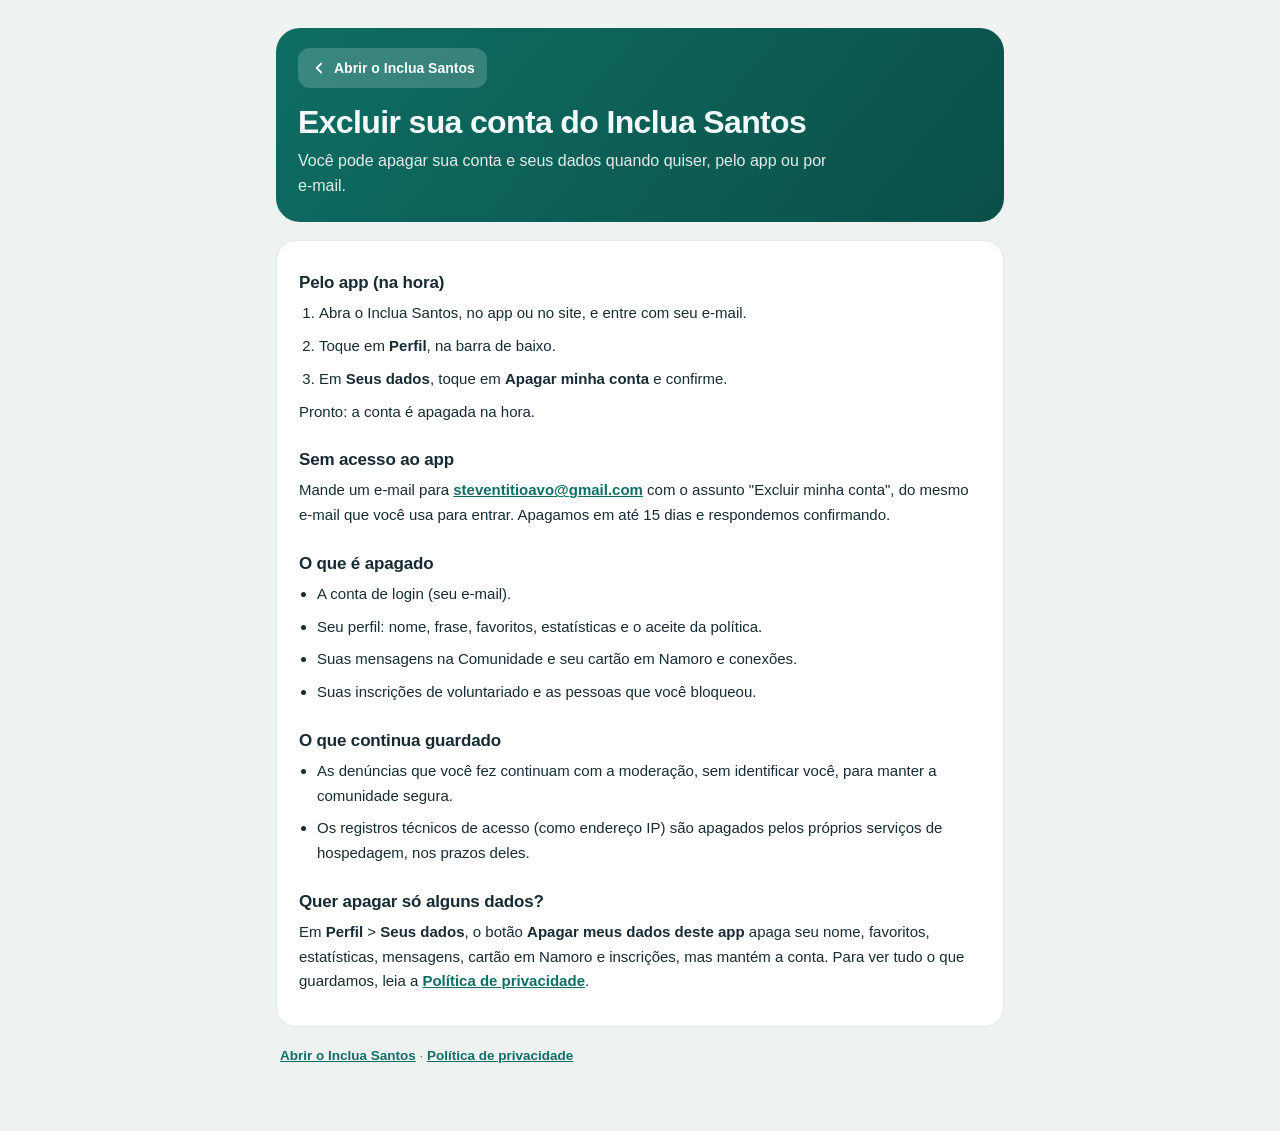
<file: web/excluir-conta.html>
<!doctype html>
<html lang="pt-BR">
<head>
<meta charset="utf-8">
<meta name="viewport" content="width=device-width, initial-scale=1, viewport-fit=cover">
<meta http-equiv="Content-Security-Policy" content="default-src 'self'; script-src 'self'; style-src 'self' 'unsafe-inline'; img-src 'self' data:; object-src 'none'; frame-src 'none'; base-uri 'self'; form-action 'self'">
<title>Excluir conta · Inclua Santos</title>
<meta name="description" content="Como excluir sua conta e seus dados do app Inclua Santos.">
<meta name="theme-color" content="#0E6E64">
<link rel="icon" href="icons/icon.svg" type="image/svg+xml">
<link rel="icon" href="icons/favicon-32.png" sizes="32x32" type="image/png">
<link rel="stylesheet" href="css/app.css">
<link rel="stylesheet" href="css/pagina.css">
</head>
<body>
<main class="pagina">
  <header class="pagina-topo">
    <a class="voltar" href="./"><svg viewBox="0 0 24 24" fill="none" stroke="currentColor" stroke-width="2.4" stroke-linecap="round" stroke-linejoin="round" aria-hidden="true"><path d="M15 6l-6 6 6 6"/></svg>Abrir o Inclua Santos</a>
    <h1>Excluir sua conta do Inclua Santos</h1>
    <p>Você pode apagar sua conta e seus dados quando quiser, pelo app ou por e-mail.</p>
  </header>

  <article class="pagina-corpo politica">
    <h3>Pelo app (na hora)</h3>
    <ol>
      <li>Abra o Inclua Santos, no app ou no site, e entre com seu e-mail.</li>
      <li>Toque em <strong>Perfil</strong>, na barra de baixo.</li>
      <li>Em <strong>Seus dados</strong>, toque em <strong>Apagar minha conta</strong> e confirme.</li>
    </ol>
    <p>Pronto: a conta é apagada na hora.</p>

    <h3>Sem acesso ao app</h3>
    <p>Mande um e-mail para <a class="contato-email" href="mailto:steventitioavo@gmail.com">steventitioavo@gmail.com</a> com o assunto "Excluir minha conta", do mesmo e-mail que você usa para entrar. Apagamos em até 15 dias e respondemos confirmando.</p>

    <h3>O que é apagado</h3>
    <ul>
      <li>A conta de login (seu e-mail).</li>
      <li>Seu perfil: nome, frase, favoritos, estatísticas e o aceite da política.</li>
      <li>Suas mensagens na Comunidade e seu cartão em Namoro e conexões.</li>
      <li>Suas inscrições de voluntariado e as pessoas que você bloqueou.</li>
    </ul>

    <h3>O que continua guardado</h3>
    <ul>
      <li>As denúncias que você fez continuam com a moderação, sem identificar você, para manter a comunidade segura.</li>
      <li>Os registros técnicos de acesso (como endereço IP) são apagados pelos próprios serviços de hospedagem, nos prazos deles.</li>
    </ul>

    <h3>Quer apagar só alguns dados?</h3>
    <p>Em <strong>Perfil</strong> &gt; <strong>Seus dados</strong>, o botão <strong>Apagar meus dados deste app</strong> apaga seu nome, favoritos, estatísticas, mensagens, cartão em Namoro e inscrições, mas mantém a conta. Para ver tudo o que guardamos, leia a <a href="privacidade.html">Política de privacidade</a>.</p>
  </article>

  <p class="pagina-rodape"><a href="./">Abrir o Inclua Santos</a> · <a href="privacidade.html">Política de privacidade</a></p>
</main>
</body>
</html>
</file>
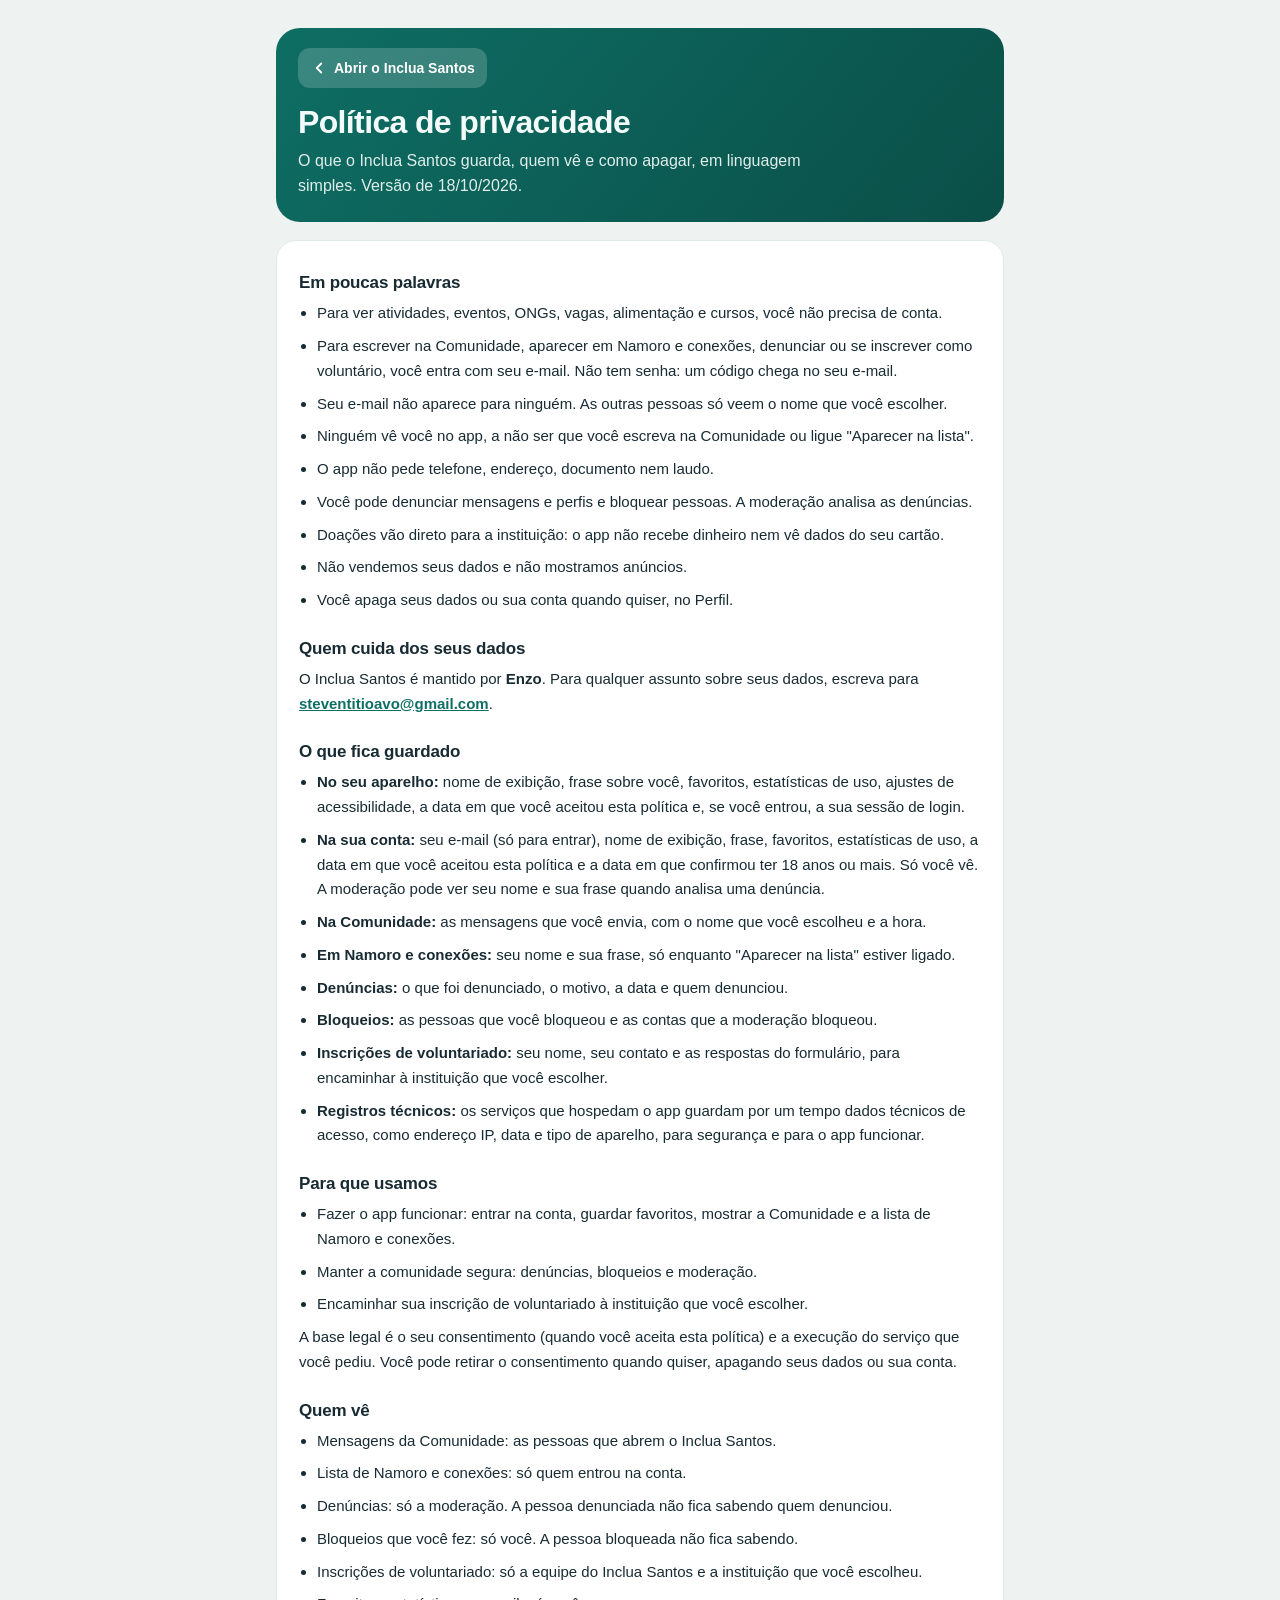
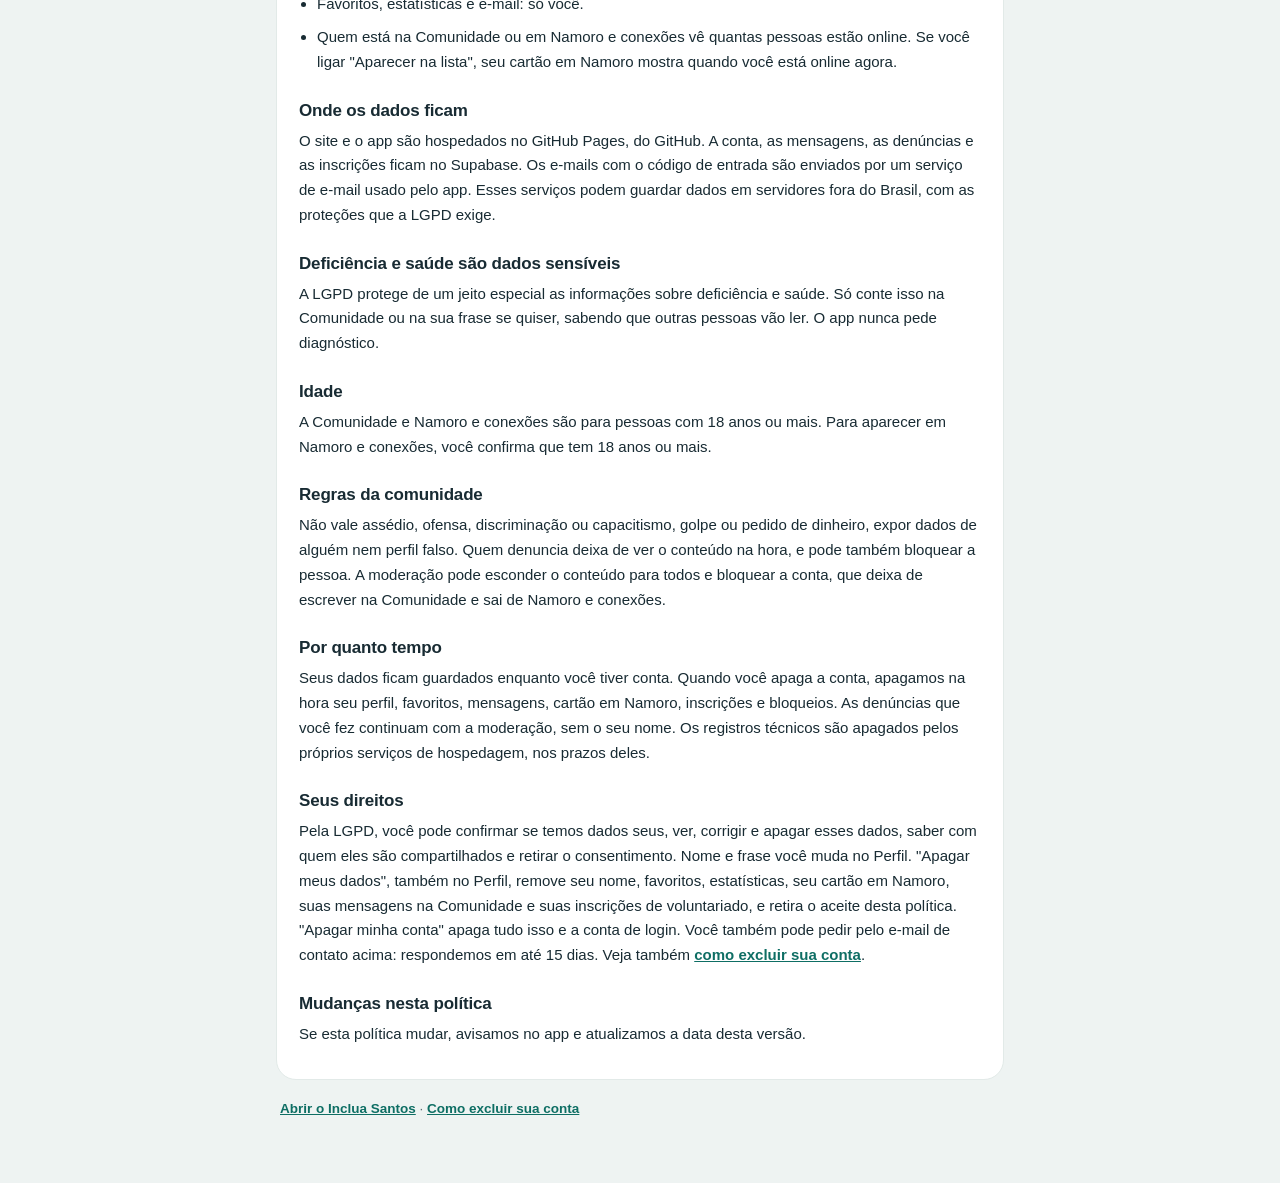
<file: web/privacidade.html>
<!doctype html>
<html lang="pt-BR">
<head>
<meta charset="utf-8">
<meta name="viewport" content="width=device-width, initial-scale=1, viewport-fit=cover">
<meta http-equiv="Content-Security-Policy" content="default-src 'self'; script-src 'self'; style-src 'self' 'unsafe-inline'; img-src 'self' data:; object-src 'none'; frame-src 'none'; base-uri 'self'; form-action 'self'">
<title>Política de privacidade · Inclua Santos</title>
<meta name="description" content="O que o Inclua Santos guarda, quem vê e como apagar seus dados, em linguagem simples.">
<meta name="theme-color" content="#0E6E64">
<link rel="icon" href="icons/icon.svg" type="image/svg+xml">
<link rel="icon" href="icons/favicon-32.png" sizes="32x32" type="image/png">
<link rel="stylesheet" href="css/app.css">
<link rel="stylesheet" href="css/pagina.css">
</head>
<body>
<main class="pagina">
  <header class="pagina-topo">
    <a class="voltar" href="./"><svg viewBox="0 0 24 24" fill="none" stroke="currentColor" stroke-width="2.4" stroke-linecap="round" stroke-linejoin="round" aria-hidden="true"><path d="M15 6l-6 6 6 6"/></svg>Abrir o Inclua Santos</a>
    <h1>Política de privacidade</h1>
    <p>O que o Inclua Santos guarda, quem vê e como apagar, em linguagem simples. Versão de 18/10/2026.</p>
  </header>

  <!-- O app mostra este mesmo texto na tela Política de privacidade:
       ele copia tudo o que está dentro de #politica-texto. -->
  <article class="pagina-corpo politica" id="politica-texto" data-versao="18/10/2026">
    <h3>Em poucas palavras</h3>
    <ul>
      <li>Para ver atividades, eventos, ONGs, vagas, alimentação e cursos, você não precisa de conta.</li>
      <li>Para escrever na Comunidade, aparecer em Namoro e conexões, denunciar ou se inscrever como voluntário, você entra com seu e-mail. Não tem senha: um código chega no seu e-mail.</li>
      <li>Seu e-mail não aparece para ninguém. As outras pessoas só veem o nome que você escolher.</li>
      <li>Ninguém vê você no app, a não ser que você escreva na Comunidade ou ligue "Aparecer na lista".</li>
      <li>O app não pede telefone, endereço, documento nem laudo.</li>
      <li>Você pode denunciar mensagens e perfis e bloquear pessoas. A moderação analisa as denúncias.</li>
      <li>Doações vão direto para a instituição: o app não recebe dinheiro nem vê dados do seu cartão.</li>
      <li>Não vendemos seus dados e não mostramos anúncios.</li>
      <li>Você apaga seus dados ou sua conta quando quiser, no Perfil.</li>
    </ul>

    <h3>Quem cuida dos seus dados</h3>
    <p>O Inclua Santos é mantido por <strong class="contato-nome">Enzo</strong>. Para qualquer assunto sobre seus dados, escreva para <a class="contato-email" href="mailto:steventitioavo@gmail.com">steventitioavo@gmail.com</a>.</p>

    <h3>O que fica guardado</h3>
    <ul>
      <li><strong>No seu aparelho:</strong> nome de exibição, frase sobre você, favoritos, estatísticas de uso, ajustes de acessibilidade, a data em que você aceitou esta política e, se você entrou, a sua sessão de login.</li>
      <li><strong>Na sua conta:</strong> seu e-mail (só para entrar), nome de exibição, frase, favoritos, estatísticas de uso, a data em que você aceitou esta política e a data em que confirmou ter 18 anos ou mais. Só você vê. A moderação pode ver seu nome e sua frase quando analisa uma denúncia.</li>
      <li><strong>Na Comunidade:</strong> as mensagens que você envia, com o nome que você escolheu e a hora.</li>
      <li><strong>Em Namoro e conexões:</strong> seu nome e sua frase, só enquanto "Aparecer na lista" estiver ligado.</li>
      <li><strong>Denúncias:</strong> o que foi denunciado, o motivo, a data e quem denunciou.</li>
      <li><strong>Bloqueios:</strong> as pessoas que você bloqueou e as contas que a moderação bloqueou.</li>
      <li><strong>Inscrições de voluntariado:</strong> seu nome, seu contato e as respostas do formulário, para encaminhar à instituição que você escolher.</li>
      <li><strong>Registros técnicos:</strong> os serviços que hospedam o app guardam por um tempo dados técnicos de acesso, como endereço IP, data e tipo de aparelho, para segurança e para o app funcionar.</li>
    </ul>

    <h3>Para que usamos</h3>
    <ul>
      <li>Fazer o app funcionar: entrar na conta, guardar favoritos, mostrar a Comunidade e a lista de Namoro e conexões.</li>
      <li>Manter a comunidade segura: denúncias, bloqueios e moderação.</li>
      <li>Encaminhar sua inscrição de voluntariado à instituição que você escolher.</li>
    </ul>
    <p>A base legal é o seu consentimento (quando você aceita esta política) e a execução do serviço que você pediu. Você pode retirar o consentimento quando quiser, apagando seus dados ou sua conta.</p>

    <h3>Quem vê</h3>
    <ul>
      <li>Mensagens da Comunidade: as pessoas que abrem o Inclua Santos.</li>
      <li>Lista de Namoro e conexões: só quem entrou na conta.</li>
      <li>Denúncias: só a moderação. A pessoa denunciada não fica sabendo quem denunciou.</li>
      <li>Bloqueios que você fez: só você. A pessoa bloqueada não fica sabendo.</li>
      <li>Inscrições de voluntariado: só a equipe do Inclua Santos e a instituição que você escolheu.</li>
      <li>Favoritos, estatísticas e e-mail: só você.</li>
      <li>Quem está na Comunidade ou em Namoro e conexões vê quantas pessoas estão online. Se você ligar "Aparecer na lista", seu cartão em Namoro mostra quando você está online agora.</li>
    </ul>

    <h3>Onde os dados ficam</h3>
    <p>O site e o app são hospedados no GitHub Pages, do GitHub. A conta, as mensagens, as denúncias e as inscrições ficam no Supabase. Os e-mails com o código de entrada são enviados por um serviço de e-mail usado pelo app. Esses serviços podem guardar dados em servidores fora do Brasil, com as proteções que a LGPD exige.</p>

    <h3>Deficiência e saúde são dados sensíveis</h3>
    <p>A LGPD protege de um jeito especial as informações sobre deficiência e saúde. Só conte isso na Comunidade ou na sua frase se quiser, sabendo que outras pessoas vão ler. O app nunca pede diagnóstico.</p>

    <h3>Idade</h3>
    <p>A Comunidade e Namoro e conexões são para pessoas com 18 anos ou mais. Para aparecer em Namoro e conexões, você confirma que tem 18 anos ou mais.</p>

    <h3>Regras da comunidade</h3>
    <p>Não vale assédio, ofensa, discriminação ou capacitismo, golpe ou pedido de dinheiro, expor dados de alguém nem perfil falso. Quem denuncia deixa de ver o conteúdo na hora, e pode também bloquear a pessoa. A moderação pode esconder o conteúdo para todos e bloquear a conta, que deixa de escrever na Comunidade e sai de Namoro e conexões.</p>

    <h3>Por quanto tempo</h3>
    <p>Seus dados ficam guardados enquanto você tiver conta. Quando você apaga a conta, apagamos na hora seu perfil, favoritos, mensagens, cartão em Namoro, inscrições e bloqueios. As denúncias que você fez continuam com a moderação, sem o seu nome. Os registros técnicos são apagados pelos próprios serviços de hospedagem, nos prazos deles.</p>

    <h3>Seus direitos</h3>
    <p>Pela LGPD, você pode confirmar se temos dados seus, ver, corrigir e apagar esses dados, saber com quem eles são compartilhados e retirar o consentimento. Nome e frase você muda no Perfil. "Apagar meus dados", também no Perfil, remove seu nome, favoritos, estatísticas, seu cartão em Namoro, suas mensagens na Comunidade e suas inscrições de voluntariado, e retira o aceite desta política. "Apagar minha conta" apaga tudo isso e a conta de login. Você também pode pedir pelo e-mail de contato acima: respondemos em até 15 dias. Veja também <a href="excluir-conta.html">como excluir sua conta</a>.</p>

    <h3>Mudanças nesta política</h3>
    <p>Se esta política mudar, avisamos no app e atualizamos a data desta versão.</p>
  </article>

  <p class="pagina-rodape"><a href="./">Abrir o Inclua Santos</a> · <a href="excluir-conta.html">Como excluir sua conta</a></p>
</main>
</body>
</html>
</file>
<file: web/css/app.css>
:root{
    --page-bg:#EEF3F2;
    --page-ink:#152530;
    --page-muted:#5A6B72;
    --card-shadow:0 24px 60px rgba(21,37,48,.18);

    --app-bg:#F7FAF9;
    --app-surface:#FFFFFF;
    --app-ink:#182B33;
    --app-muted:#5C6E75;
    --app-line:#E2EAE8;
    --brand:#0E6E64;
    --brand-soft:#DDEEEB;
    --accent:#F2A81D;

    --c-ativ:#0E6E64;   --c-ativ-bg:#DFEEEA;
    --c-ong:#6D4FC2;    --c-ong-bg:#EAE4F8;
    --c-emp:#1F5FA8;    --c-emp-bg:#E0EAF6;
    --c-sau:#C23A4B;    --c-sau-bg:#F9E3E6;
    --c-ali:#4C8A2F;    --c-ali-bg:#E4F0DC;
    --c-edu:#A96A00;    --c-edu-bg:#F7EBD4;
    --c-nam:#C2447E;    --c-nam-bg:#F9E2EE;
    --c-eve:#B04A15;    --c-eve-bg:#FBE7DA;

    --fav:#17803D;      --fav-bg:#DCF2E4;      --fav-deep:#0B4F26;
    --chat:#2E6F8E;     --chat-bg:#DFEAF1;
    --fav-solid:#17803D; --fav-on:#FFFFFF;
  }
  @media (prefers-color-scheme: dark){
    :root{
      --page-bg:#101B21;
      --page-ink:#E8F0EF;
      --page-muted:#93A6AC;
      --card-shadow:0 24px 60px rgba(0,0,0,.5);
      --app-bg:#15242B;
      --app-surface:#1C3039;
      --app-ink:#EAF3F1;
      --app-muted:#9EB3B8;
      --app-line:#2A404A;
      --brand:#3FB3A5;
      --brand-soft:#1E3C40;
      --c-ativ:#4FC0B0; --c-ativ-bg:#1D3B3C;
      --c-ong:#A98FE8;  --c-ong-bg:#33304E;
      --c-emp:#6FA8E0;  --c-emp-bg:#22374E;
      --c-sau:#E8798A;  --c-sau-bg:#452B33;
      --c-ali:#8BC46A;  --c-ali-bg:#2B3D26;
      --c-edu:#E0A94F;  --c-edu-bg:#43371F;
      --c-nam:#E883B4;  --c-nam-bg:#452B3B;
      --c-eve:#F0A06E;  --c-eve-bg:#45301F;
      --fav:#48B872;    --fav-bg:#1C3A28;      --fav-deep:#0E5C2E;
      --chat:#74AECD;   --chat-bg:#1E3746;
      --fav-solid:#1E8049; --fav-on:#FFFFFF;
    }
  }
  :root[data-theme="light"]{
    --page-bg:#EEF3F2; --page-ink:#152530; --page-muted:#5A6B72;
    --card-shadow:0 24px 60px rgba(21,37,48,.18);
    --app-bg:#F7FAF9; --app-surface:#FFFFFF; --app-ink:#182B33; --app-muted:#5C6E75;
    --app-line:#E2EAE8; --brand:#0E6E64; --brand-soft:#DDEEEB; --accent:#F2A81D;
    --c-ativ:#0E6E64; --c-ativ-bg:#DFEEEA; --c-ong:#6D4FC2; --c-ong-bg:#EAE4F8;
    --c-emp:#1F5FA8; --c-emp-bg:#E0EAF6; --c-sau:#C23A4B; --c-sau-bg:#F9E3E6;
    --c-ali:#4C8A2F; --c-ali-bg:#E4F0DC; --c-edu:#A96A00; --c-edu-bg:#F7EBD4;
    --c-nam:#C2447E; --c-nam-bg:#F9E2EE;
    --c-eve:#B04A15; --c-eve-bg:#FBE7DA;
    --fav:#17803D;      --fav-bg:#DCF2E4;      --fav-deep:#0B4F26;
    --chat:#2E6F8E;     --chat-bg:#DFEAF1;
    --fav-solid:#17803D; --fav-on:#FFFFFF;
  }
  :root[data-theme="dark"]{
    --page-bg:#101B21; --page-ink:#E8F0EF; --page-muted:#93A6AC;
    --card-shadow:0 24px 60px rgba(0,0,0,.5);
    --app-bg:#15242B; --app-surface:#1C3039; --app-ink:#EAF3F1; --app-muted:#9EB3B8;
    --app-line:#2A404A; --brand:#3FB3A5; --brand-soft:#1E3C40;
    --c-ativ:#4FC0B0; --c-ativ-bg:#1D3B3C; --c-ong:#A98FE8; --c-ong-bg:#33304E;
    --c-emp:#6FA8E0; --c-emp-bg:#22374E; --c-sau:#E8798A; --c-sau-bg:#452B33;
    --c-ali:#8BC46A; --c-ali-bg:#2B3D26; --c-edu:#E0A94F; --c-edu-bg:#43371F;
    --c-nam:#E883B4; --c-nam-bg:#452B3B;
    --c-eve:#F0A06E; --c-eve-bg:#45301F;
      --fav:#48B872;    --fav-bg:#1C3A28;      --fav-deep:#0E5C2E;
      --chat:#74AECD;   --chat-bg:#1E3746;
      --fav-solid:#1E8049; --fav-on:#FFFFFF;
  }

  *{box-sizing:border-box}
  body{
    margin:0;
    font-family:"Segoe UI",-apple-system,BlinkMacSystemFont,Roboto,"Helvetica Neue",Arial,sans-serif;
    background:var(--page-bg);
    color:var(--page-ink);
    min-height:100vh;
  }

  .stage{
    max-width:1100px;
    margin:0 auto;
    padding:48px 24px 72px;
    display:flex;
    gap:56px;
    align-items:flex-start;
    justify-content:center;
    flex-wrap:wrap;
  }
  .intro{flex:1 1 340px; max-width:420px; padding-top:32px}
  .intro .eyebrow{
    display:inline-block;
    font-size:12px; font-weight:700; letter-spacing:.14em; text-transform:uppercase;
    color:var(--brand);
    background:var(--brand-soft);
    padding:6px 12px; border-radius:999px;
    margin-bottom:18px;
  }
  .intro h1{
    font-size:clamp(30px,4vw,42px);
    line-height:1.12;
    margin:0 0 14px;
    letter-spacing:-.02em;
    text-wrap:balance;
  }
  .intro h1 em{font-style:normal; color:var(--brand)}
  .intro p{color:var(--page-muted); line-height:1.65; margin:0 0 22px; max-width:52ch}
  .feature-list{list-style:none; margin:0; padding:0; display:flex; flex-direction:column; gap:12px}
  .feature-list li{
    display:flex; gap:12px; align-items:flex-start;
    font-size:14.5px; line-height:1.5; color:var(--page-ink);
  }
  .feature-list .dot{
    flex:none; width:26px; height:26px; border-radius:8px;
    display:grid; place-items:center;
    background:var(--brand-soft); color:var(--brand);
  }
  .feature-list .dot svg{width:15px;height:15px}
  .hint{
    margin-top:26px; font-size:13px; color:var(--page-muted);
    border-left:3px solid var(--accent); padding-left:12px; line-height:1.55;
  }

  /* ---------- Phone ---------- */
  .phone{
    flex:none;
    width:392px; max-width:100%;
    background:#0B1418;
    border-radius:46px;
    padding:12px;
    box-shadow:var(--card-shadow);
  }
  .screen-wrap{
    background:var(--app-bg);
    border-radius:36px;
    overflow:hidden;
    height:780px;
    display:flex; flex-direction:column;
    position:relative;
    color:var(--app-ink);
  }
  .statusbar{
    flex:none;
    display:flex; justify-content:space-between; align-items:center;
    padding:14px 26px 8px;
    font-size:13px; font-weight:600;
    color:var(--app-ink);
  }
  .statusbar .icons{display:flex; gap:6px; align-items:center}
  .statusbar svg{width:16px; height:16px}

  .screens{flex:1; position:relative; overflow:hidden}
  .screen{
    position:absolute; inset:0;
    display:none;
    flex-direction:column;
    overflow-y:auto;
    scrollbar-width:thin;
    padding:8px 20px 96px;
    animation:slide .28s ease;
  }
  .screen.active{display:flex}
  @keyframes slide{from{opacity:0; transform:translateX(14px)} to{opacity:1; transform:none}}
  @media (prefers-reduced-motion: reduce){
    .screen{animation:none}
  }

  /* ---------- Home ---------- */
  .home-head{display:flex; align-items:center; justify-content:space-between; margin:6px 0 4px}
  .home-head .hello{font-size:13px; color:var(--app-muted); margin:0}
  .home-head .name{font-size:21px; font-weight:700; margin:2px 0 0; letter-spacing:-.01em}
  .avatar{
    width:44px; height:44px; border-radius:50%;
    background:linear-gradient(135deg,var(--brand),var(--accent));
    color:#fff; font-weight:700; font-size:16px;
    display:grid; place-items:center;
    border:none; cursor:pointer;
  }
  .search{
    margin:16px 0 6px;
    display:flex; align-items:center; gap:10px;
    background:var(--app-surface);
    border:1px solid var(--app-line);
    border-radius:14px;
    padding:12px 14px;
    color:var(--app-muted); font-size:14px;
  }
  .search svg{width:18px; height:18px; flex:none}

  .banner{
    margin:14px 0 4px;
    background:linear-gradient(120deg,var(--brand),#0A4F48);
    border-radius:18px;
    padding:16px 18px;
    color:#F2FBF9;
  }
  :root[data-theme="dark"] .banner{background:linear-gradient(120deg,#0E6E64,#0A4038)}
  .banner strong{display:block; font-size:15px; margin-bottom:4px}
  .banner span{font-size:12.5px; opacity:.85; line-height:1.45; display:block}

  .section-label{
    font-size:12px; font-weight:700; letter-spacing:.12em; text-transform:uppercase;
    color:var(--app-muted);
    margin:20px 0 12px;
  }
  .grid{display:grid; grid-template-columns:1fr 1fr; gap:12px}
  .cat{
    background:var(--app-surface);
    border:1px solid var(--app-line);
    border-radius:18px;
    padding:16px 14px 14px;
    text-align:left;
    cursor:pointer;
    font:inherit; color:var(--app-ink);
    display:flex; flex-direction:column; gap:10px;
    transition:transform .15s ease, box-shadow .15s ease;
  }
  .cat:hover{transform:translateY(-2px); box-shadow:0 10px 24px rgba(15,40,50,.10)}
  a.cat{text-decoration:none}
  .cat:focus-visible, .navbtn:focus-visible, .back:focus-visible, .avatar:focus-visible,
  .a11y-fab:focus-visible, .a11y-opt:focus-visible, .item:focus-visible{
    outline:3px solid var(--accent); outline-offset:2px;
  }
  .cat .ic{
    width:44px; height:44px; border-radius:13px;
    display:grid; place-items:center;
  }
  .cat .ic svg{width:23px; height:23px}
  .cat h3{margin:0; font-size:14.5px; font-weight:700; letter-spacing:-.01em}
  .cat p{margin:0; font-size:12px; color:var(--app-muted); line-height:1.45}
  .cat.wide{grid-column:1 / -1; flex-direction:row; align-items:center; gap:14px}
  .cat.wide .txt{display:flex; flex-direction:column; gap:3px}
  .cat .chev{margin-left:auto; color:var(--app-muted)}
  .cat .chev svg{width:18px;height:18px}

  /* ---------- Detail screens ---------- */
  .detail-head{
    margin:4px -20px 0;
    padding:14px 20px 18px;
    color:#fff;
    border-radius:0 0 26px 26px;
  }
  .detail-head .toprow{display:flex; align-items:center; gap:10px; margin-bottom:12px}
  .back{
    width:38px; height:38px; border-radius:12px; border:none; cursor:pointer;
    background:rgba(255,255,255,.22); color:#fff;
    display:grid; place-items:center;
  }
  .back svg{width:20px; height:20px}
  .detail-head h2{margin:0; font-size:22px; letter-spacing:-.01em}
  .detail-head p{margin:6px 0 0; font-size:13px; opacity:.92; line-height:1.5; max-width:40ch}
  .chips{display:flex; gap:8px; margin-top:14px; flex-wrap:wrap}
  .chip{
    font-size:11.5px; font-weight:600;
    background:rgba(255,255,255,.2); color:#fff;
    padding:5px 11px; border-radius:999px;
  }
  .items{display:flex; flex-direction:column; gap:12px; margin-top:18px}
  .item{
    background:var(--app-surface);
    border:1px solid var(--app-line);
    border-radius:16px;
    padding:14px;
    display:flex; gap:12px; align-items:flex-start;
    cursor:pointer; font:inherit; color:var(--app-ink); text-align:left;
    text-decoration:none;
  }
  .item .ext{margin-left:auto; flex:none; color:var(--app-muted); padding-top:2px}
  .item .ext svg{width:16px; height:16px}
  .item .ic{
    flex:none; width:42px; height:42px; border-radius:12px;
    display:grid; place-items:center;
  }
  .item .ic svg{width:21px; height:21px}
  .item h4{margin:0 0 3px; font-size:14px; font-weight:700}
  .item p{margin:0; font-size:12.5px; color:var(--app-muted); line-height:1.5}
  .tag{
    display:inline-block; margin-top:8px;
    font-size:10.5px; font-weight:700; letter-spacing:.06em; text-transform:uppercase;
    padding:3px 9px; border-radius:999px;
  }

  /* ---------- Bottom nav ---------- */
  .navbar{
    position:absolute; left:0; right:0; bottom:0; z-index:3;
    background:var(--app-surface);
    border-top:1px solid var(--app-line);
    display:flex;
    padding:8px 10px 18px;
  }
  .navbtn{
    flex:1; border:none; background:none; cursor:pointer;
    display:flex; flex-direction:column; align-items:center; gap:4px;
    font-size:10.5px; font-weight:600; color:var(--app-muted);
    padding:6px 0; border-radius:12px;
  }
  .navbtn svg{width:22px; height:22px}
  .navbtn.on{color:var(--brand)}

  /* ---------- Accessibility FAB ---------- */
  .a11y-fab{
    position:absolute; right:16px; bottom:86px; z-index:30;
    width:52px; height:52px; border-radius:50%;
    border:none; cursor:pointer;
    background:var(--brand); color:#fff;
    display:grid; place-items:center;
    box-shadow:0 8px 20px rgba(10,60,55,.35);
    font-weight:800; font-size:18px;
  }
  .a11y-menu{
    position:absolute; right:16px; bottom:146px; z-index:30;
    background:var(--app-surface);
    border:1px solid var(--app-line);
    border-radius:16px;
    box-shadow:0 14px 34px rgba(10,30,40,.25);
    padding:8px;
    display:none; flex-direction:column; gap:4px;
    min-width:190px;
  }
  .a11y-menu.open{display:flex}
  .a11y-opt{
    border:none; background:none; cursor:pointer;
    display:flex; align-items:center; gap:10px;
    font:inherit; font-size:13.5px; font-weight:600; color:var(--app-ink);
    padding:10px 12px; border-radius:11px;
  }
  .a11y-opt:hover{background:var(--brand-soft)}
  .a11y-opt svg{width:18px; height:18px; color:var(--brand)}
  .a11y-opt .state{margin-left:auto; font-size:11px; color:var(--app-muted); font-weight:700}

  /* in-app accessibility modes */
  .screen-wrap.big-text{font-size:117%}
  .screen-wrap.big-text .cat h3{font-size:16.5px}
  .screen-wrap.big-text .cat p{font-size:13.5px}
  .screen-wrap.big-text .item h4{font-size:16px}
  .screen-wrap.big-text .item p{font-size:14px}
  .screen-wrap.big-text .detail-head p{font-size:15px}
  .screen-wrap.contrast{
    --app-bg:#FFFFFF; --app-surface:#FFFFFF; --app-ink:#000000;
    --app-muted:#1E2A30; --app-line:#000000; --brand:#004A42; --brand-soft:#D2E8E4;
    --fav:#0A5C2B; --fav-bg:#FFFFFF; --fav-deep:#06371A;
    --chat:#12455C; --chat-bg:#FFFFFF;
    --fav-solid:#0A5C2B; --fav-on:#FFFFFF;
    --accent:#8A5A00;
  }
  .screen-wrap.contrast .fav-star[aria-pressed="true"]{
    background:#8A5A00; border-color:#8A5A00; color:#fff;
  }
  .screen-wrap.contrast .cat, .screen-wrap.contrast .item, .screen-wrap.contrast .search{border-width:2px}

  .toast{
    position:absolute; left:50%; bottom:150px; transform:translateX(-50%) translateY(8px);
    background:#132A2F; color:#EFF8F6;
    font-size:13px; font-weight:600;
    padding:11px 18px; border-radius:12px;
    opacity:0; pointer-events:none;
    transition:opacity .25s, transform .25s;
    z-index:40; white-space:nowrap;
  }
  .toast.show{opacity:1; transform:translateX(-50%) translateY(0)}

  @media (max-width:860px){
    .stage{padding-top:28px; gap:32px}
    .intro{max-width:560px; padding-top:0; text-align:center}
    .intro p{margin-inline:auto}
    .feature-list{display:none}
    .hint{border-left:none; border-top:3px solid var(--accent); padding:12px 0 0; text-align:center}
  }

  /* ---------- utilitários ---------- */
  [hidden]{display:none !important}
  .sr-only{
    position:absolute; width:1px; height:1px; padding:0; margin:-1px;
    overflow:hidden; clip:rect(0 0 0 0); white-space:nowrap; border:0;
  }
  .btn-inline{
    border:none; background:none; padding:0; font:inherit; font-weight:700;
    color:var(--brand); text-decoration:underline; cursor:pointer;
  }
  .btn-inline:focus-visible{outline:3px solid var(--accent); outline-offset:2px}
  .hint-sm{margin:0; font-size:12px; line-height:1.5; color:var(--app-muted)}
  .hint-sm.velho{
    color:var(--c-sau); font-weight:600;
    background:var(--c-sau-bg); border-radius:10px; padding:9px 11px;
  }
  .notice{
    margin:12px 0 0; font-size:12.5px; line-height:1.55; color:var(--app-ink);
    background:var(--app-surface); border:1px solid var(--app-line);
    border-left:3px solid var(--accent); border-radius:12px; padding:11px 13px;
  }
  .empty{
    text-align:center; padding:28px 18px; color:var(--app-muted);
    font-size:13.5px; line-height:1.6;
  }
  .empty svg{display:block; width:34px; height:34px; opacity:.55; margin:0 auto 10px}
  .item .state{
    margin-left:auto; align-self:center; flex:none;
    font-size:11px; font-weight:700; letter-spacing:.06em;
    text-transform:uppercase; color:var(--app-muted);
  }

  /* ---------- estrela de favoritar ---------- */
  .fav-wrap{position:relative; display:flex; min-width:0}
  .fav-wrap.wide{grid-column:1 / -1}
  .fav-wrap > .cat, .fav-wrap > .item{flex:1; min-width:0}
  .fav-wrap.card > .cat{padding-right:56px}
  .fav-wrap.row > .item, .fav-wrap.row > .cat{padding-right:58px}
  .fav-wrap > .cat:hover{transform:none}
  .fav-wrap:has(> .cat:hover){transform:translateY(-2px)}
  .fav-star{
    position:absolute; z-index:2; padding:0; cursor:pointer;
    top:9px; right:9px;
    width:44px; height:44px; border-radius:13px;
    border:1px solid var(--app-line);
    background:var(--app-surface); color:var(--app-muted);
    display:grid; place-items:center;
  }
  .fav-star svg{width:21px; height:21px; pointer-events:none}
  .fav-star:hover{border-color:var(--accent); color:var(--accent)}
  .fav-star[aria-pressed="true"]{
    background:var(--accent); border-color:var(--accent); color:#3A2600;
  }
  .fav-star:focus-visible{outline:3px solid var(--accent); outline-offset:2px}
  .screen-wrap.pick-mode .fav-star:not([aria-pressed="true"]){
    border-color:var(--fav); color:var(--fav); animation:starPulse 1.8s ease-in-out infinite;
  }
  @keyframes starPulse{
    0%,100%{box-shadow:0 0 0 0 rgba(23,128,61,.34)}
    50%{box-shadow:0 0 0 7px rgba(23,128,61,0)}
  }
  @media (prefers-reduced-motion: reduce){
    .screen-wrap.pick-mode .fav-star:not([aria-pressed="true"]){animation:none}
  }

  /* ---------- Favoritos ---------- */
  .fav-cta{
    margin-top:18px; width:100%; border:none; cursor:pointer; font:inherit;
    background:var(--fav-solid); color:var(--fav-on);
    font-size:15.5px; font-weight:700;
    padding:16px 18px; border-radius:16px;
    display:flex; align-items:center; justify-content:center; gap:10px;
    box-shadow:0 8px 20px rgba(11,79,38,.25);
  }
  .fav-cta svg{width:20px; height:20px; flex:none}
  .fav-cta:hover{background:var(--fav-deep)}
  .fav-cta:focus-visible{outline:3px solid var(--accent); outline-offset:3px}
  .fav-cta[aria-pressed="true"]{background:var(--fav-deep)}

  /* ---------- Chat ---------- */
  .tabs{
    display:flex; gap:6px; margin-top:18px; padding:5px;
    background:var(--app-surface); border:1px solid var(--app-line); border-radius:15px;
  }
  .tab{
    flex:1; border:none; background:none; font:inherit; cursor:pointer;
    font-size:13px; font-weight:700; color:var(--app-muted);
    padding:11px 8px; border-radius:11px;
    display:flex; align-items:center; justify-content:center; gap:7px;
  }
  .tab svg{width:16px; height:16px; flex:none}
  .tab[aria-selected="true"]{background:var(--brand); color:#fff}
  .tab:focus-visible{outline:3px solid var(--accent); outline-offset:2px}
  .chat-panel{display:flex; flex-direction:column; gap:12px; margin-top:16px; padding-bottom:66px}
  .chat-meta{
    margin:0; display:flex; align-items:center; gap:8px;
    font-size:12px; line-height:1.5; color:var(--app-muted);
  }
  .dot-live{width:8px; height:8px; border-radius:50%; background:#2FA85C; flex:none}
  .dot-live.off{background:var(--app-muted)}
  .chat-log{display:flex; flex-direction:column; gap:10px; min-height:120px}
  .msg{
    max-width:88%; padding:10px 13px; border-radius:15px;
    font-size:13.5px; line-height:1.55; overflow-wrap:anywhere; white-space:pre-wrap;
  }
  .msg .who{
    display:block; margin-bottom:3px;
    font-size:10.5px; font-weight:700; letter-spacing:.07em; text-transform:uppercase;
    opacity:.8;
  }
  .msg.them{align-self:flex-start; background:var(--app-surface); border:1px solid var(--app-line)}
  .msg.me{align-self:flex-end; background:var(--brand); color:#fff}
  .msg.sys{
    align-self:center; text-align:center; max-width:100%;
    background:none; color:var(--app-muted); font-size:12px; padding:2px 0;
  }
  .composer{
    display:flex; gap:8px; align-items:flex-end;
    border-top:1px solid var(--app-line); padding-top:12px;
  }
  .composer textarea{
    flex:1; min-width:0; resize:none; font:inherit; font-size:14px; line-height:1.45;
    color:var(--app-ink); background:var(--app-surface);
    border:1px solid var(--app-line); border-radius:13px;
    padding:11px 12px; min-height:46px; max-height:130px;
  }
  .composer textarea:focus-visible{outline:3px solid var(--accent); outline-offset:1px}
  .btn-send{
    flex:none; width:46px; height:46px; border-radius:13px; border:none; cursor:pointer;
    background:var(--brand); color:#fff; display:grid; place-items:center;
  }
  .btn-send svg{width:20px; height:20px}
  .btn-send:disabled{opacity:.45; cursor:not-allowed}
  .btn-send:focus-visible{outline:3px solid var(--accent); outline-offset:2px}

  /* ---------- Perfil ---------- */
  .prof-top{display:flex; align-items:center; gap:14px; margin-top:18px}
  .avatar-lg{
    flex:none; width:66px; height:66px; border-radius:50%;
    background:linear-gradient(140deg,var(--brand),#0A4F48);
    color:#fff; font-weight:700; font-size:25px;
    display:grid; place-items:center;
  }
  .prof-name{margin:0; font-size:19px; font-weight:700; letter-spacing:-.01em}
  .prof-sub{margin:3px 0 0; font-size:12.5px; color:var(--app-muted)}
  .stats{display:grid; grid-template-columns:1fr 1fr; gap:10px; margin-top:0}
  .stat{
    background:var(--app-surface); border:1px solid var(--app-line);
    border-radius:15px; padding:13px 14px;
  }
  .stat b{
    display:block; font-size:23px; line-height:1.15; letter-spacing:-.02em;
    font-variant-numeric:tabular-nums;
  }
  .stat span{
    display:block; margin-top:3px;
    font-size:11px; font-weight:700; letter-spacing:.07em; text-transform:uppercase;
    color:var(--app-muted);
  }
  .field{display:flex; flex-direction:column; gap:8px; margin-top:0}
  .field label{
    font-size:11.5px; font-weight:700; letter-spacing:.07em; text-transform:uppercase;
    color:var(--app-muted);
  }
  .field .row{display:flex; gap:8px; align-items:stretch}
  .field input{
    flex:1; min-width:0; font:inherit; font-size:14px;
    color:var(--app-ink); background:var(--app-surface);
    border:1px solid var(--app-line); border-radius:13px; padding:12px;
  }
  .field input:focus-visible{outline:3px solid var(--accent); outline-offset:1px}
  .btn-line{
    flex:none; border:1px solid var(--brand); background:var(--brand); color:#fff;
    font:inherit; font-size:13.5px; font-weight:700; cursor:pointer;
    padding:12px 16px; border-radius:13px;
  }
  .btn-line:focus-visible{outline:3px solid var(--accent); outline-offset:2px}
  .danger h4{color:var(--c-sau)}

  /* modo texto grande alcança as telas novas */
  .screen-wrap.big-text .msg{font-size:15.5px}
  .screen-wrap.big-text .composer textarea{font-size:15.5px}
  .screen-wrap.big-text .stat b{font-size:25px}
  .screen-wrap.big-text .prof-name{font-size:21px}
  .screen-wrap.big-text .notice,
  .screen-wrap.big-text .hint-sm,
  .screen-wrap.big-text .chat-meta{font-size:14px}
  .screen-wrap.big-text .tab{font-size:14.5px}
  .screen-wrap.big-text .field label,
  .screen-wrap.big-text .stat span{font-size:12.5px}
  .screen-wrap.big-text .empty{font-size:15px}
  .screen-wrap.big-text .fav-cta{font-size:17px}
  .screen-wrap.big-text .field input,
  .screen-wrap.big-text .btn-line{font-size:15.5px}
  .screen-wrap.big-text .msg .who{font-size:12px}

  /* ---------- denúncia ---------- */
  .msg .acoes{display:flex; justify-content:flex-end; margin:8px -4px -4px 0}
  .msg .nota{display:block; margin-top:6px; font-size:11px; font-weight:700; opacity:.85}
  .btn-denunciar{
    display:inline-flex; align-items:center; gap:5px;
    border:1px solid var(--app-line); background:var(--app-surface); cursor:pointer;
    font:inherit; font-size:12px; font-weight:700; color:var(--app-muted); white-space:nowrap;
    min-height:32px; padding:5px 11px; border-radius:999px;
  }
  .btn-denunciar svg{width:13px; height:13px; flex:none}
  .btn-denunciar:hover{color:var(--c-sau); border-color:var(--c-sau)}
  .btn-denunciar:focus-visible{outline:3px solid var(--accent); outline-offset:1px}
  .pessoa-linha{display:flex; flex-direction:column}
  .pessoa-linha > .btn-denunciar{align-self:flex-end; margin-top:6px}

  .comm-topo{display:flex; align-items:center; justify-content:space-between; gap:8px 10px; flex-wrap:wrap}
  .btn-denunciar-geral{
    display:inline-flex; align-items:center; gap:6px; flex:none;
    border:1px solid var(--c-sau); background:var(--app-surface); color:var(--c-sau);
    font:inherit; font-size:12.5px; font-weight:700; cursor:pointer; white-space:nowrap;
    min-height:36px; padding:7px 13px; border-radius:999px;
  }
  .btn-denunciar-geral svg{width:15px; height:15px; flex:none}
  .btn-denunciar-geral:hover{background:var(--c-sau-bg)}
  .btn-denunciar-geral:focus-visible{outline:3px solid var(--accent); outline-offset:2px}
  .escolhas{display:flex; flex-direction:column; gap:8px}
  .motivo.escolha{align-items:flex-start}
  .motivo.escolha input{margin-top:2px}
  .escolha-txt{display:flex; flex-direction:column; gap:3px; min-width:0}
  .escolha-txt b{font-size:10.5px; font-weight:700; letter-spacing:.07em; text-transform:uppercase; color:var(--app-muted)}
  .escolha-txt span{overflow-wrap:anywhere}
  .modal-caixa .notice{margin:14px 0 16px}
  .section-label:focus{outline:none}

  .modal-fundo{
    position:absolute; inset:0; z-index:50;
    background:rgba(8,20,24,.55);
    display:flex; align-items:flex-end;
  }
  .modal-caixa{
    width:100%; max-height:90%;
    display:flex; flex-direction:column;
    background:var(--app-surface); color:var(--app-ink);
    border-radius:24px 24px 0 0;
    box-shadow:0 -12px 30px rgba(0,0,0,.25);
  }
  .modal-corpo{flex:1 1 auto; min-height:0; overflow-y:auto; padding:20px 20px 2px}
  .modal-caixa h3{margin:0 0 6px; font-size:17px; letter-spacing:-.01em}
  .citacao{
    margin:12px 0 0; font-size:13px; line-height:1.5; color:var(--app-ink);
    background:var(--app-bg); border-left:3px solid var(--c-sau);
    border-radius:10px; padding:9px 11px;
    white-space:pre-wrap; overflow-wrap:anywhere;
  }
  .motivos{border:none; margin:14px 0 16px; padding:0; display:flex; flex-direction:column; gap:8px}
  .motivos legend{
    padding:0; margin-bottom:8px;
    font-size:11.5px; font-weight:700; letter-spacing:.07em; text-transform:uppercase;
    color:var(--app-muted);
  }
  .motivo{
    display:flex; align-items:center; gap:11px; cursor:pointer;
    font-size:13.5px; line-height:1.35;
    border:1px solid var(--app-line); border-radius:12px; padding:11px 12px;
  }
  .motivo input{flex:none; width:18px; height:18px; margin:0; accent-color:var(--c-sau)}
  .motivo:has(input:checked){border-color:var(--c-sau); background:var(--c-sau-bg)}
  .motivo:has(input:focus-visible){outline:3px solid var(--accent); outline-offset:2px}
  .modal-botoes{flex:none; display:flex; gap:10px; padding:12px 20px 22px; border-top:1px solid var(--app-line)}
  .modal-botoes .btn-line{flex:1}
  .btn-line.sec{background:var(--app-surface); color:var(--app-ink); border-color:var(--app-line)}
  .btn-line.perigo{background:var(--c-sau); border-color:var(--c-sau); color:var(--app-surface)}
  .btn-line:disabled{opacity:.45; cursor:not-allowed}

  /* ---------- moderação ---------- */
  .mod-item{
    background:var(--app-surface); border:1px solid var(--app-line);
    border-radius:16px; padding:14px;
  }
  .mod-item h4{margin:0; font-size:14px; font-weight:700}
  .mod-item > p{margin:8px 0 0; font-size:12.5px; line-height:1.5; color:var(--app-muted)}
  .mod-item > p.citacao{color:var(--app-ink)}
  .mod-botoes{display:flex; flex-wrap:wrap; gap:8px; margin-top:12px}
  .mod-botoes button{
    border:1px solid var(--brand); background:var(--app-surface); color:var(--brand);
    font:inherit; font-size:12.5px; font-weight:700; cursor:pointer;
    min-height:40px; padding:9px 12px; border-radius:11px;
  }
  .mod-botoes button.perigo{border-color:var(--c-sau); color:var(--c-sau)}
  .mod-botoes button:focus-visible{outline:3px solid var(--accent); outline-offset:2px}

  /* ---------- política de privacidade ---------- */
  .politica h3{margin:20px 0 6px; font-size:14.5px; letter-spacing:-.01em}
  .politica p, .politica li{margin:0 0 8px; font-size:13px; line-height:1.6; color:var(--app-ink)}
  .politica ul{margin:0; padding-left:18px}
  .politica .notice{margin-top:16px}

  .screen-wrap.big-text .btn-denunciar{font-size:14px}
  .screen-wrap.big-text .btn-denunciar-geral{font-size:14.5px}
  .screen-wrap.big-text .escolha-txt b{font-size:12px}
  .screen-wrap.big-text .motivo,
  .screen-wrap.big-text .citacao,
  .screen-wrap.big-text .mod-item > p,
  .screen-wrap.big-text .mod-botoes button{font-size:15px}
  .screen-wrap.big-text .politica p,
  .screen-wrap.big-text .politica li{font-size:15px}
  .screen-wrap.big-text .politica h3{font-size:16.5px}
  .screen-wrap.contrast .mod-item, .screen-wrap.contrast .motivo{border-width:2px}
  .screen-wrap.contrast .btn-denunciar{color:var(--app-ink); border-width:2px}
  .screen-wrap.contrast .btn-denunciar-geral{border:2px solid #9E1B2E; color:#9E1B2E}
  .screen-wrap.contrast .btn-line.perigo{background:#9E1B2E; border-color:#9E1B2E; color:#FFFFFF}
  .screen-wrap.contrast .motivo:has(input:checked){background:#FFFFFF; border-color:#000000; border-width:3px}
  .screen-wrap.contrast .mod-botoes button.perigo{border-color:#9E1B2E; color:#9E1B2E}

  /* ---------- seja voluntário ou doe ---------- */
  .ong-opcoes{display:grid; grid-template-columns:1fr 1fr; gap:10px}
  .ong-opcao{
    display:flex; align-items:center; gap:10px; cursor:pointer;
    background:var(--app-surface); border:1px solid var(--app-line); border-radius:14px;
    padding:12px; min-height:58px;
    font-size:13px; font-weight:700; line-height:1.3; color:var(--app-ink);
  }
  .ong-opcao input{flex:none; width:18px; height:18px; margin:0; accent-color:#5B3FB0}
  .ong-opcao:has(input:checked){border-color:var(--c-ong); background:var(--c-ong-bg)}
  .ong-opcao:has(input:focus-visible){outline:3px solid var(--accent); outline-offset:2px}
  #scr-ajudar .tab[aria-selected="true"]{background:#5B3FB0; color:#fff}
  .ajudar-painel{display:flex; flex-direction:column; gap:12px; margin-top:16px}
  .ajudar-painel .notice{margin-top:0}
  .item.estatico{cursor:default}
  .vol-form{display:flex; flex-direction:column; gap:18px}
  .field .rotulo{
    margin:0; font-size:11.5px; font-weight:700; letter-spacing:.07em; text-transform:uppercase;
    color:var(--app-muted);
  }
  .field textarea{
    font:inherit; font-size:14px; line-height:1.45; resize:vertical; min-height:84px;
    color:var(--app-ink); background:var(--app-surface);
    border:1px solid var(--app-line); border-radius:13px; padding:12px;
  }
  .field textarea:focus-visible{outline:3px solid var(--accent); outline-offset:1px}
  .opcoes-check{display:flex; flex-wrap:wrap; gap:8px}
  .check-chip{
    display:inline-flex; align-items:center; gap:9px; cursor:pointer;
    background:var(--app-surface); border:1px solid var(--app-line); border-radius:12px;
    padding:10px 12px; min-height:44px; font-size:13px; line-height:1.3; color:var(--app-ink);
  }
  .field label.check-chip{font-size:13px; font-weight:500; letter-spacing:normal; text-transform:none; color:var(--app-ink)}
  .check-chip input{flex:none; width:18px; height:18px; margin:0; accent-color:#5B3FB0}
  .check-chip:has(input:checked){border-color:var(--c-ong); background:var(--c-ong-bg)}
  .check-chip:has(input:focus-visible){outline:3px solid var(--accent); outline-offset:2px}
  .vol-erro{margin:0; font-size:13px; font-weight:700; line-height:1.45; color:var(--c-sau)}
  .sucesso{
    text-align:center; background:var(--app-surface); border:1px solid var(--app-line);
    border-radius:18px; padding:22px 18px;
  }
  .sucesso:focus{outline:none}
  .sucesso svg{width:46px; height:46px; color:var(--fav)}
  .sucesso h3{margin:8px 0 6px; font-size:18px; letter-spacing:-.01em}
  .sucesso p{margin:0 0 16px; font-size:13.5px; line-height:1.55; color:var(--app-muted)}
  .mod-botoes a{
    display:inline-flex; align-items:center; text-decoration:none;
    border:1px solid var(--brand); background:var(--app-surface); color:var(--brand);
    font-size:12.5px; font-weight:700; min-height:40px; padding:9px 12px; border-radius:11px;
  }
  .mod-botoes a:focus-visible{outline:3px solid var(--accent); outline-offset:2px}
  .screen-wrap.big-text .ong-opcao,
  .screen-wrap.big-text .field label.check-chip,
  .screen-wrap.big-text .field textarea{font-size:15px}
  .screen-wrap.big-text .field .rotulo{font-size:12.5px}
  .screen-wrap.contrast .ong-opcao, .screen-wrap.contrast .check-chip{border-width:2px}
  .screen-wrap.contrast .ong-opcao:has(input:checked),
  .screen-wrap.contrast .check-chip:has(input:checked){background:#FFFFFF; border-color:#000000; border-width:3px}

  /* ---------- evento com cartaz ---------- */
  .item.com-imagem{flex-wrap:wrap}
  .item .evento-img{
    order:-1; flex:none; display:block;
    width:100%; height:auto; border-radius:12px;
    background:var(--app-line); box-shadow:0 0 0 1px var(--app-line);
  }
  .fav-wrap.row > .item.com-imagem .evento-img{width:calc(100% + 44px); max-width:none; margin-right:-44px}
  .fav-wrap:has(> .item.com-imagem) > .fav-star{top:22px; right:22px; box-shadow:0 2px 8px rgba(0,0,0,.35)}
  .item .evento-texto{flex:1 1 0; min-width:0}
  .item .evento-texto p + p{margin-top:6px}

  /* ---------- tela cheia: celular e app Android ---------- */
  @media (max-width: 699px){
    body{background:var(--app-bg)}
    .stage{display:block; padding:0; max-width:none}
    .intro{display:none}
    .phone{width:100%; padding:0; border-radius:0; background:none; box-shadow:none}
    .screen-wrap{height:100vh; height:100dvh; border-radius:0}
    .statusbar{display:none}
    .screens{margin-top:env(safe-area-inset-top)}
    .navbar{padding-bottom:calc(18px + env(safe-area-inset-bottom))}
  }
  html.app-nativo body{background:var(--app-bg)}
  html.app-nativo .stage{display:block; padding:0; max-width:none}
  html.app-nativo .intro{display:none}
  html.app-nativo .phone{width:100%; max-width:none; padding:0; border-radius:0; background:none; box-shadow:none}
  html.app-nativo .screen-wrap{height:100vh; height:100dvh; border-radius:0}
  html.app-nativo .statusbar{display:none}

  /* ---------- links da apresentação e da política ---------- */
  .links-legais{margin:14px 0 0; font-size:13px; color:var(--page-muted)}
  .links-legais a{color:var(--brand); font-weight:600}
  .politica a, .link-ext{color:var(--brand); font-weight:700}
  .politica a:focus-visible, .link-ext:focus-visible, .links-legais a:focus-visible{outline:3px solid var(--accent); outline-offset:2px}

  /* ---------- entrar com e-mail ---------- */
  .entrar-form{margin-top:18px}
  .entrar-form .fav-cta, .entrar-form .mod-botoes{margin-top:0}
  .entrar-form .notice{margin-top:0}
  .entrar-form .notice:focus{outline:none}

  /* ---------- denúncia: bloquear também; janela de confirmação ---------- */
  .motivo.bloquear-tambem{margin:0 0 16px; align-items:flex-start}
  .motivo.bloquear-tambem input{margin-top:1px}
  #dialogo-texto{margin:0 0 16px; font-size:13.5px; color:var(--app-ink)}
  .screen-wrap.big-text #dialogo-texto{font-size:15px}
</file>
<file: web/css/pagina.css>
/* Páginas públicas de texto (política de privacidade, excluir conta).
   Usa as cores de app.css. */
.pagina{max-width:760px; margin:0 auto; padding:28px 16px 64px}
.pagina-topo{
  background:linear-gradient(130deg,var(--brand),#0A4F48); color:#F2FBF9;
  border-radius:24px; padding:20px 22px 24px;
}
:root[data-theme="dark"] .pagina-topo{background:linear-gradient(130deg,#0E6E64,#0A4038)}
.pagina-topo .voltar{
  display:inline-flex; align-items:center; gap:6px; min-height:40px;
  color:#fff; font-weight:700; font-size:14px; text-decoration:none;
  background:rgba(255,255,255,.18); border-radius:12px; padding:8px 12px;
}
.pagina-topo .voltar svg{width:18px; height:18px}
.pagina-topo h1{margin:16px 0 8px; font-size:clamp(24px,5vw,32px); line-height:1.15; letter-spacing:-.02em}
.pagina-topo p{margin:0; line-height:1.55; opacity:.92; max-width:60ch}
.pagina-corpo{
  background:var(--app-surface); color:var(--app-ink);
  border:1px solid var(--app-line); border-radius:20px;
  padding:6px 22px 24px; margin-top:18px;
}
.pagina .politica h3{font-size:17px; margin:26px 0 8px}
.pagina .politica p, .pagina .politica li{font-size:15px; line-height:1.65}
.pagina .politica ol{margin:0; padding-left:20px}
.pagina-rodape{margin:18px 4px 0; font-size:13.5px; line-height:1.6; color:var(--page-muted)}
.pagina-rodape a{color:var(--brand); font-weight:700}
.pagina a:focus-visible{outline:3px solid var(--accent); outline-offset:2px}
</file>
